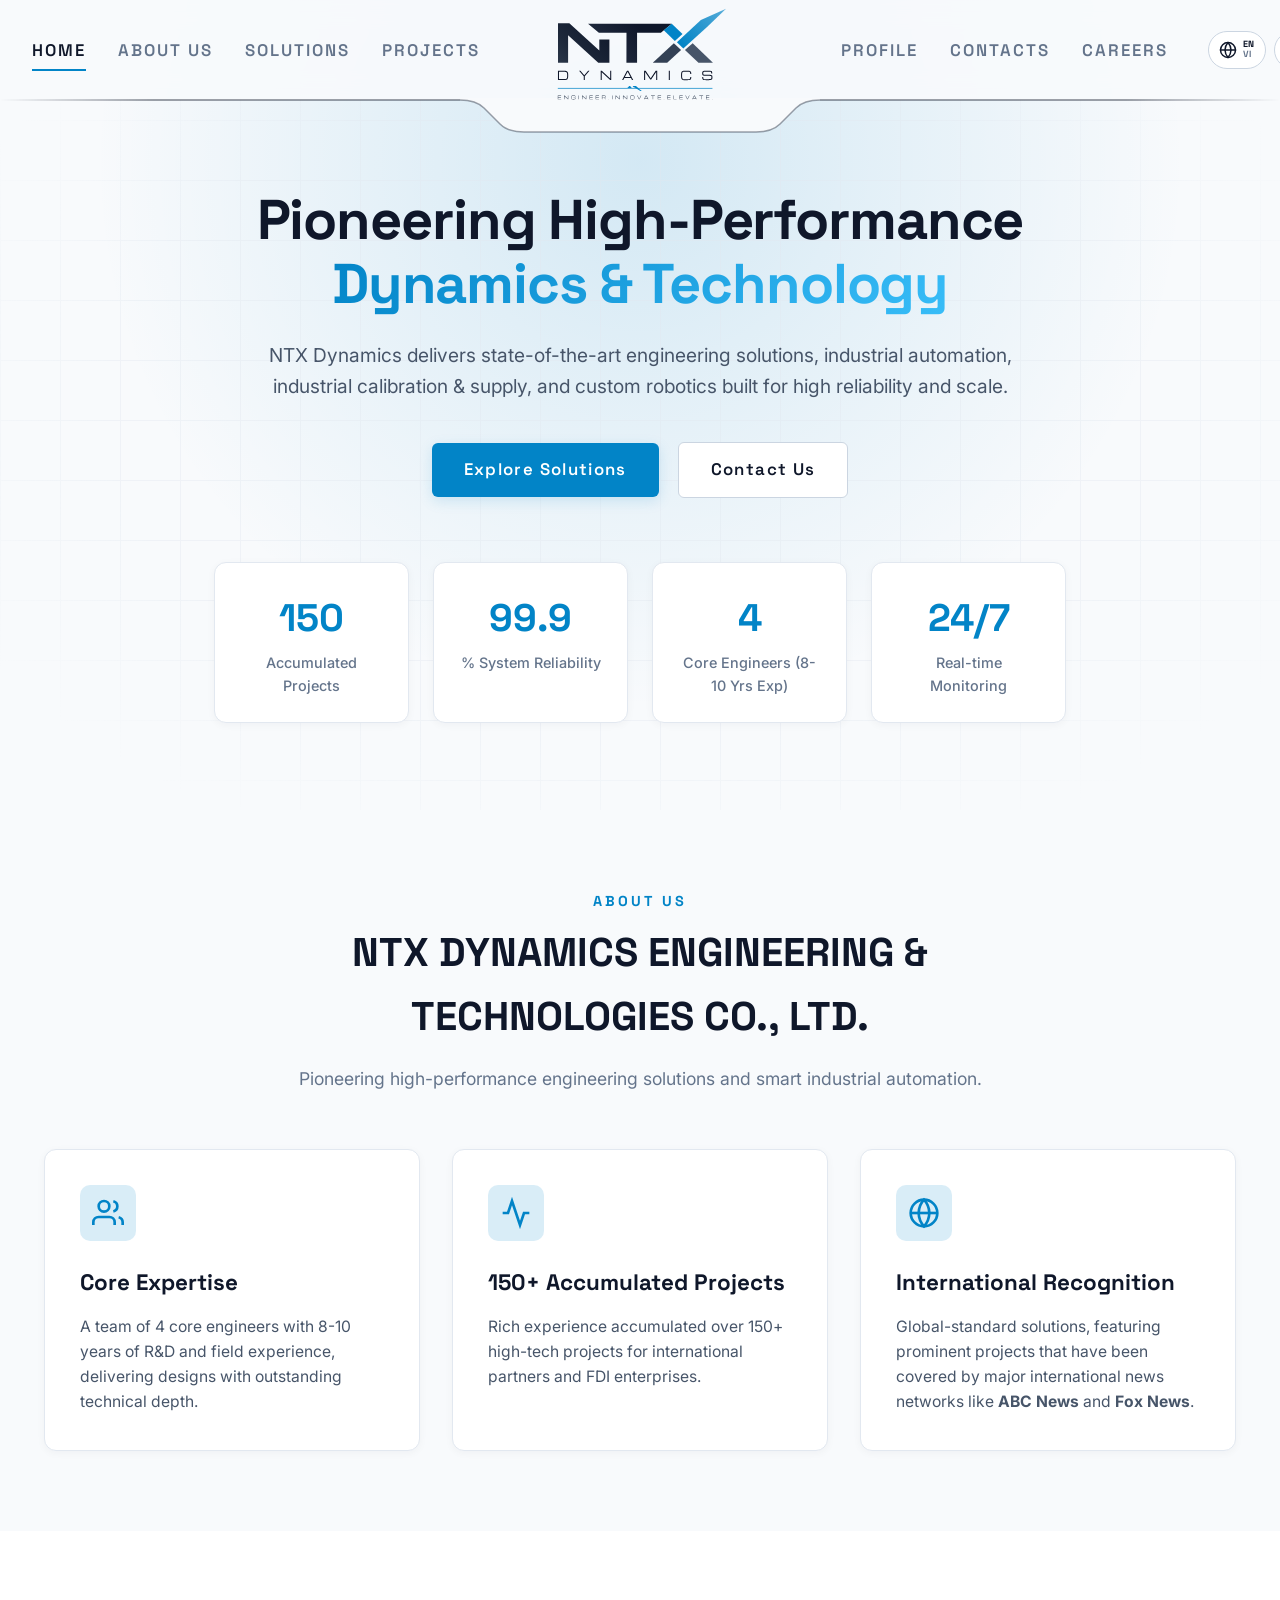
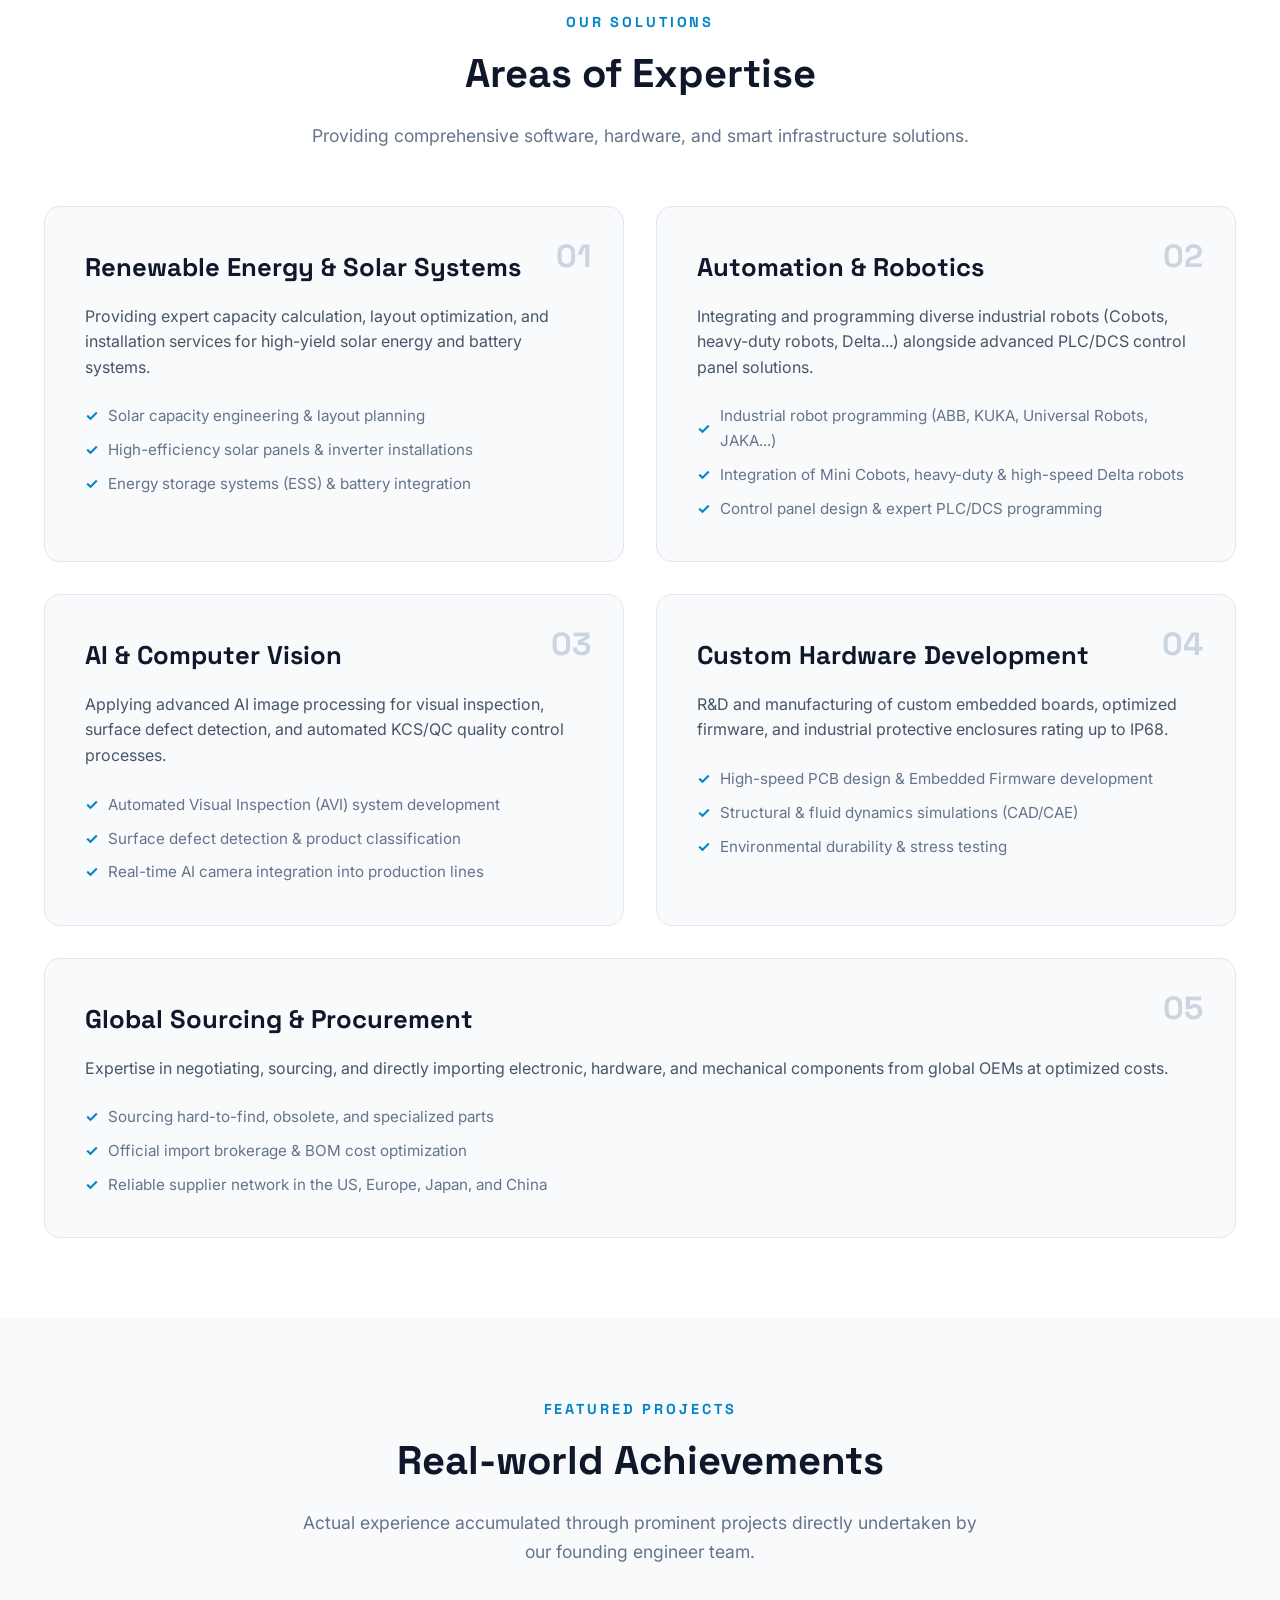
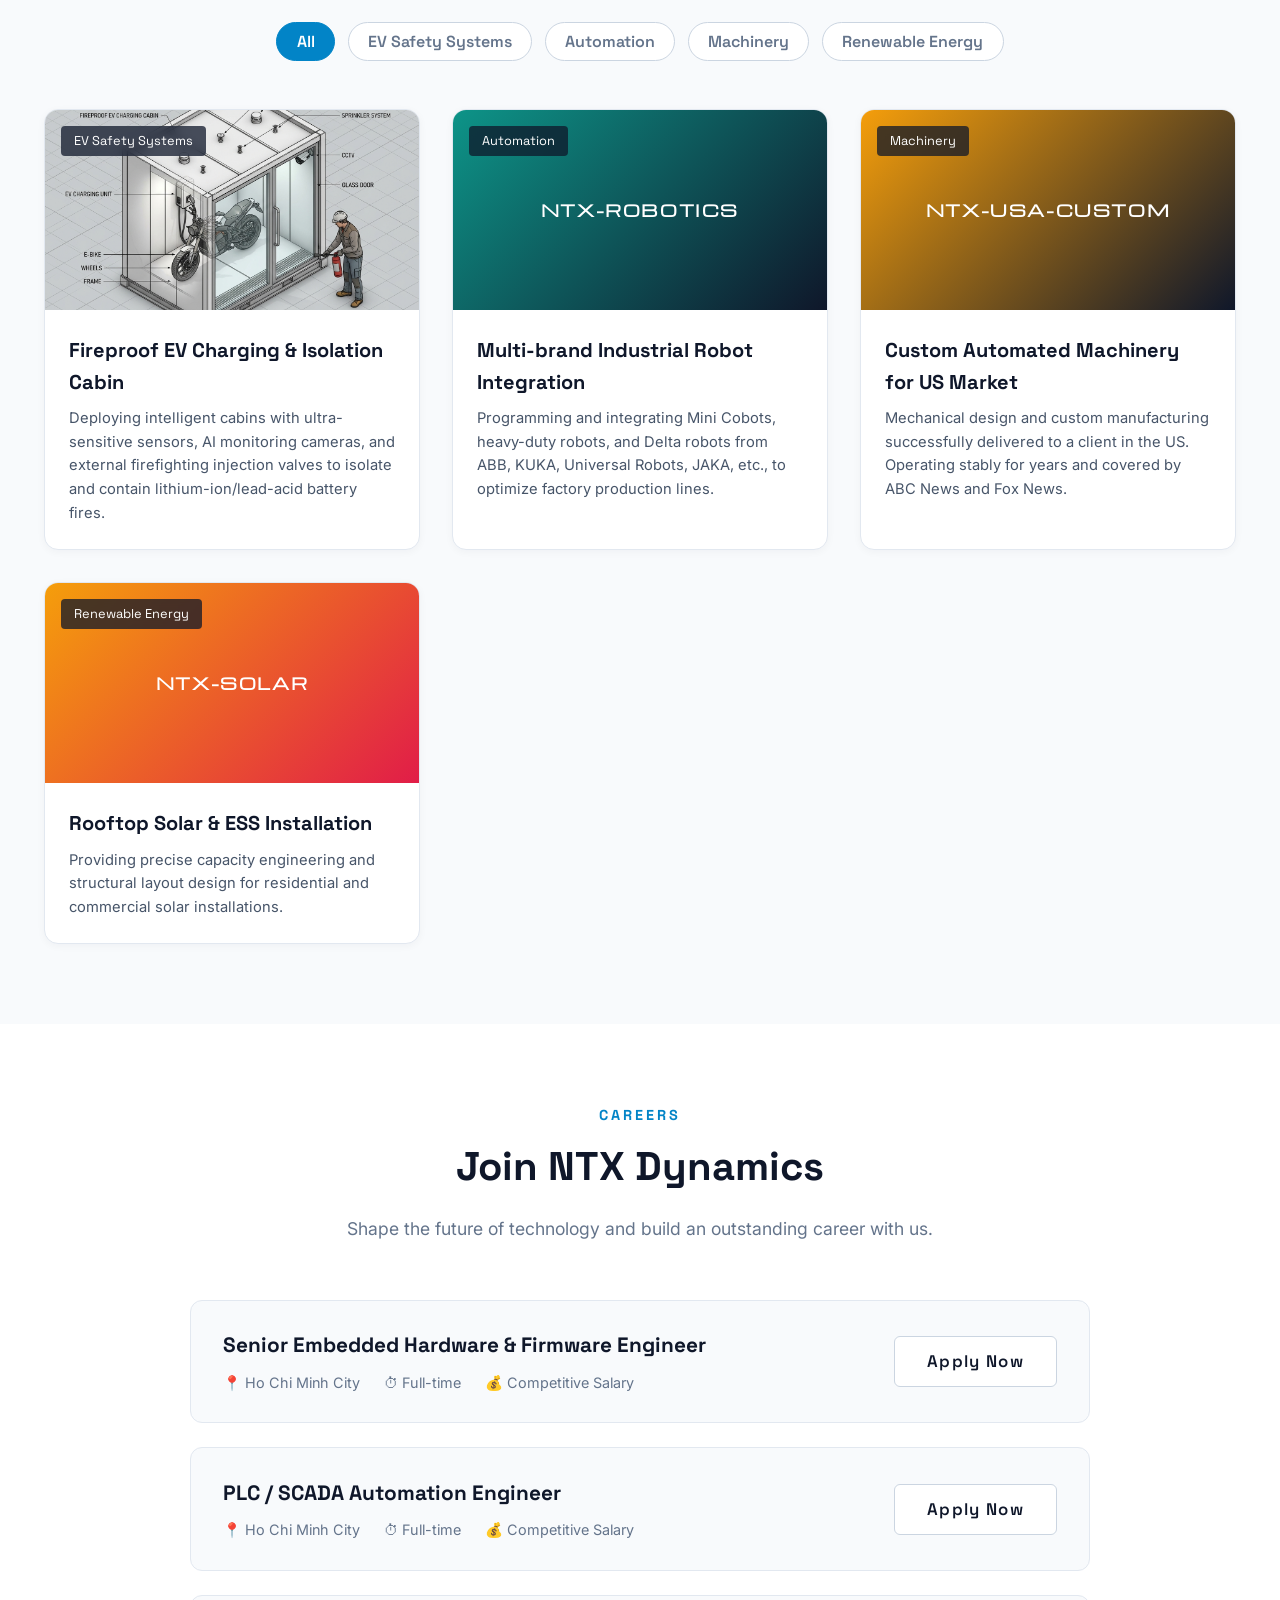
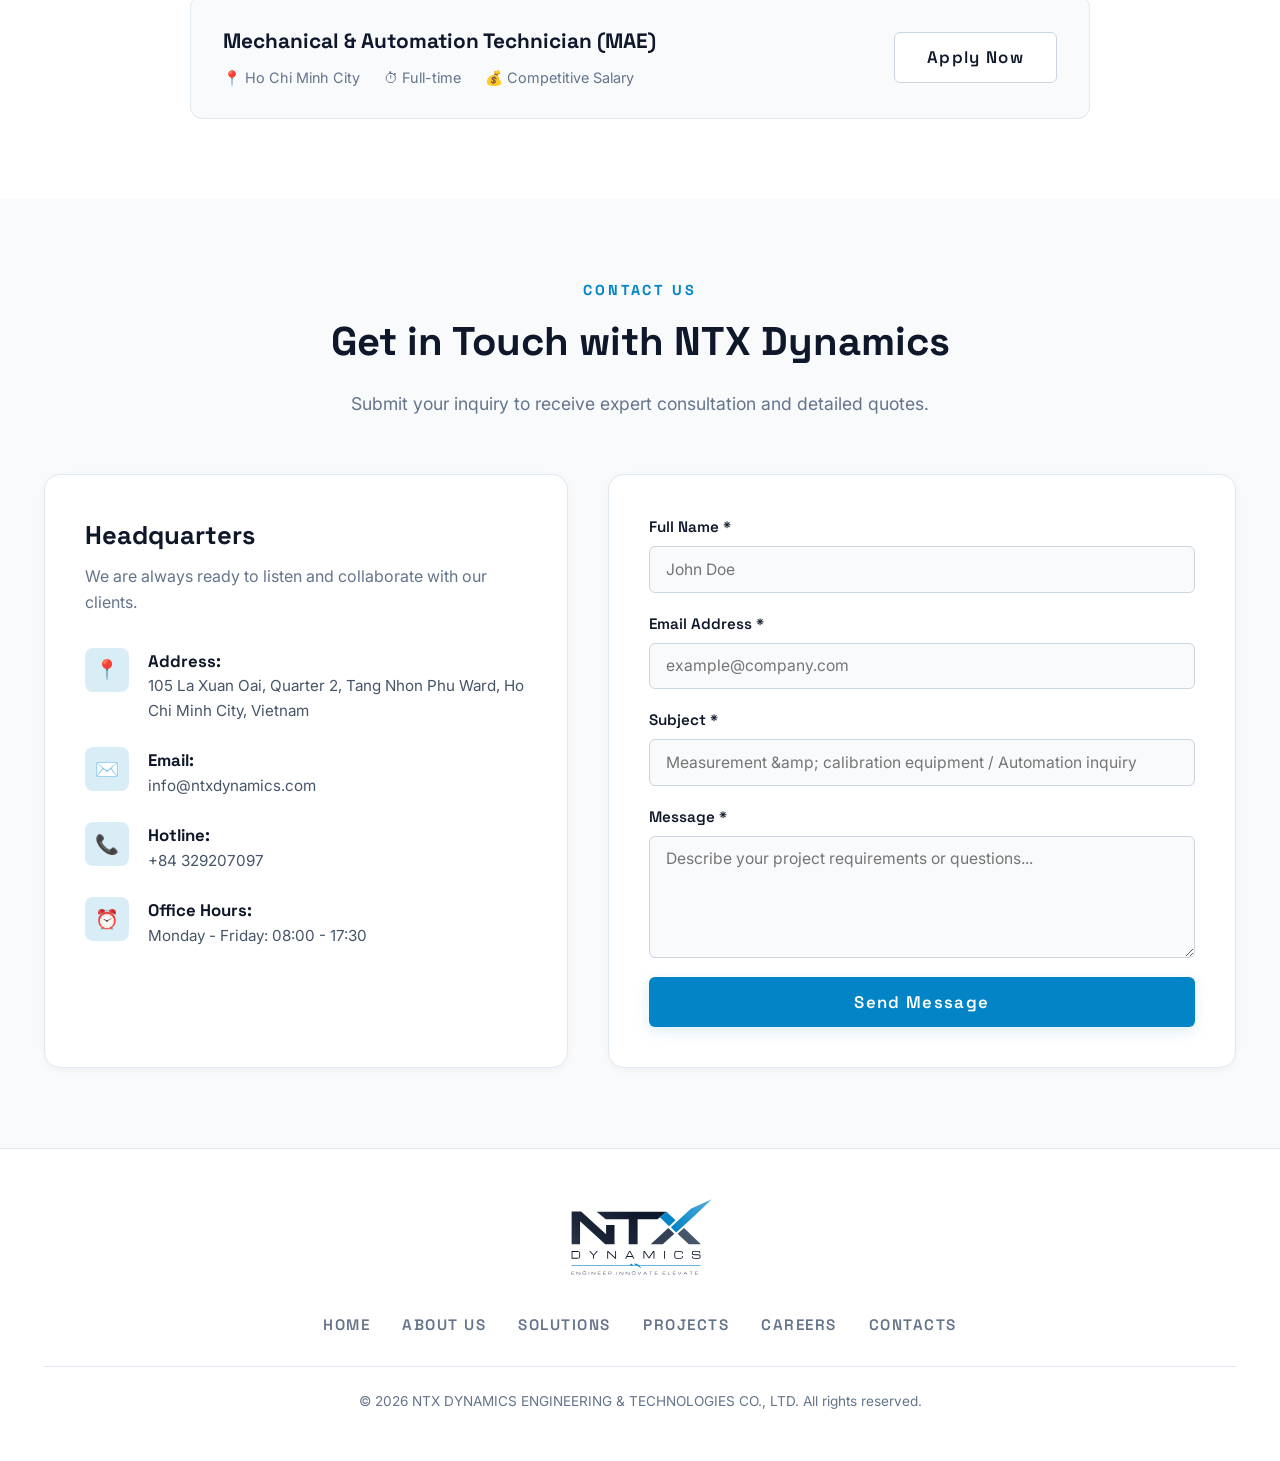
<file: index.html>
<!DOCTYPE html>
<html lang="vi">
<head>
  <meta charset="UTF-8" />
  <meta name="viewport" content="width=device-width, initial-scale=1.0" />
  <title>NTX Dynamics | Engineer. Innovate. Elevate.</title>
  <meta name="description" content="NTX Dynamics - Leading provider of industrial engineering, calibration and measurement equipment supply, AI automation, and advanced tech dynamics." />
  <!-- Google Fonts -->
  <link rel="preconnect" href="https://fonts.googleapis.com">
  <link rel="preconnect" href="https://fonts.gstatic.com" crossorigin>
  <link href="https://fonts.googleapis.com/css2?family=Inter:wght@300;400;500;600;700&family=Michroma&family=Space+Grotesk:wght@500;600;700&display=swap" rel="stylesheet">
  <link rel="stylesheet" href="styles.css" />
  <link rel="icon" type="image/svg+xml" href="favicon.svg" />
</head>
<body class="light-theme">

  <!-- TOP NOTCHED HEADER NAVIGATION -->
  <header class="site-header" id="site-header">
    <div class="header-inner">
      <nav class="nav-group nav-left">
        <a href="#home" class="nav-link active" data-i18n="nav_home">HOME</a>
        <a href="#about" class="nav-link" data-i18n="nav_about">ABOUT US</a>
        <a href="#solutions" class="nav-link" data-i18n="nav_solutions">SOLUTIONS</a>
        <a href="#projects" class="nav-link" data-i18n="nav_projects">PROJECTS</a>
      </nav>

      <div class="header-center-spacer"></div>

      <div class="notch-center-container">
        <div class="notch-frame">
          <a href="#home" class="notch-logo-link" title="NTX Dynamics">
            <img src="logo-light.svg" alt="NTX Dynamics Logo" id="header-logo" class="header-logo" />
          </a>
        </div>
      </div>

      <nav class="nav-group nav-right">
        <a href="profile.html" class="nav-link" data-i18n="nav_profile">PROFILE</a>
        <a href="#contacts" class="nav-link" data-i18n="nav_contacts">CONTACTS</a>
        <a href="#careers" class="nav-link" data-i18n="nav_careers">CAREERS</a>
      </nav>

      <!-- HEADER ACTIONS (LANG, THEME, MOBILE MENU) -->
      <div class="header-actions">
        <!-- LANGUAGE SWITCHER -->
        <button id="lang-toggle" class="lang-toggle-btn" title="Switch Language / Chọn ngôn ngữ">
          <svg class="globe-icon" viewBox="0 0 24 24" width="18" height="18" fill="none" stroke="currentColor" stroke-width="2" stroke-linecap="round" stroke-linejoin="round">
            <circle cx="12" cy="12" r="10"></circle>
            <line x1="2" y1="12" x2="22" y2="12"></line>
            <path d="M12 2a15.3 15.3 0 0 1 4 10 15.3 15.3 0 0 1-4 10 15.3 15.3 0 0 1-4-10 15.3 15.3 0 0 1 4-10z"></path>
          </svg>
          <div class="lang-text-stack">
            <span class="lang-en active">EN</span>
            <span class="lang-vi">VI</span>
          </div>
        </button>

        <!-- THEME TOGGLE -->
        <button id="theme-toggle" class="theme-toggle-btn" title="Toggle light/dark mode">
          <svg class="sun-icon" viewBox="0 0 24 24" width="18" height="18" fill="none" stroke="currentColor" stroke-width="2"><circle cx="12" cy="12" r="5"></circle><path d="M12 1v2M12 21v2M4.22 4.22l1.42 1.42M18.36 18.36l1.42 1.42M1 12h2M21 12h2M4.22 19.78l1.42-1.42M18.36 5.64l1.42-1.42"></path></svg>
          <svg class="moon-icon" viewBox="0 0 24 24" width="18" height="18" fill="none" stroke="currentColor" stroke-width="2"><path d="M21 12.79A9 9 0 1 1 11.21 3 7 7 0 0 0 21 12.79z"></path></svg>
        </button>

        <button id="mobile-menu-btn" class="mobile-menu-btn" aria-label="Open Navigation Menu">
          <span></span><span></span><span></span>
        </button>
      </div>
    </div>

    <!-- HEADER NOTCH BORDER LINE (45° SLOPES, ROUNDED CORNERS, FADED EDGES) -->
    <div class="header-notch-line-wrapper">
      <div class="notch-line-left"></div>
      <svg class="header-notch-svg" viewBox="0 0 360 36">
        <path class="header-notch-fill" d="M 0,0 L 360,0 L 360,2 Q 344,2 336,10 L 320,26 Q 312,34 296,34 L 64,34 Q 48,34 40,26 L 24,10 Q 16,2 0,2 Z" />
        <path class="header-notch-path" d="M 0,2 Q 16,2 24,10 L 40,26 Q 48,34 64,34 L 296,34 Q 312,34 320,26 L 336,10 Q 344,2 360,2" />
      </svg>
      <div class="notch-line-right"></div>
    </div>
  </header>

  <!-- MOBILE NAVIGATION DRAWER -->
  <div class="mobile-nav-overlay" id="mobile-nav-overlay"></div>
  <div class="mobile-nav-drawer" id="mobile-nav-drawer">
    <div class="mobile-drawer-header">
      <img src="logo-light.svg" alt="NTX Dynamics Logo" class="mobile-logo" id="mobile-logo" />
      <button class="mobile-close-btn" id="mobile-close-btn">&times;</button>
    </div>
    <ul class="mobile-nav-links">
      <li><a href="#home" class="mobile-link active" data-i18n="nav_home">HOME</a></li>
      <li><a href="#about" class="mobile-link" data-i18n="nav_about">ABOUT US</a></li>
      <li><a href="#solutions" class="mobile-link" data-i18n="nav_solutions">SOLUTIONS</a></li>
      <li><a href="#projects" class="mobile-link" data-i18n="nav_projects">PROJECTS</a></li>
      <li><a href="profile.html" class="mobile-link" data-i18n="nav_profile">PROFILE</a></li>
      <li><a href="#contacts" class="mobile-link" data-i18n="nav_contacts">CONTACTS</a></li>
      <li><a href="#careers" class="mobile-link" data-i18n="nav_careers">CAREERS</a></li>
    </ul>
    

  </div>

  <!-- MAIN CONTENT -->
  <main>
    <!-- HERO SECTION -->
    <section id="home" class="hero-section">
      <div class="hero-bg-grid"></div>
      <div class="hero-glow"></div>
      <div class="container hero-container">
        <h1 class="hero-title" data-i18n="hero_title">Pioneering High-Performance <span class="accent-text">Dynamics & Technology</span></h1>
        <p class="hero-subtitle" data-i18n="hero_subtitle">
          NTX Dynamics delivers state-of-the-art engineering solutions, industrial automation, industrial calibration & supply, and custom robotics built for high reliability and scale.
        </p>

        <div class="hero-actions">
          <a href="#solutions" class="btn btn-primary" data-i18n="btn_explore">Explore Solutions</a>
          <a href="#contacts" class="btn btn-outline" data-i18n="btn_contact">Contact Us</a>
        </div>

        <!-- METRICS COUNTER BAR -->
        <div class="metrics-grid">
          <div class="metric-card">
            <div class="metric-number" data-target="150">0</div>
            <div class="metric-label" data-i18n="metric_projects">Accumulated Projects</div>
          </div>
          <div class="metric-card">
            <div class="metric-number" data-target="99.9">0</div>
            <div class="metric-label" data-i18n="metric_reliability">% System Reliability</div>
          </div>
          <div class="metric-card">
            <div class="metric-number" data-target="4">0</div>
            <div class="metric-label" data-i18n="metric_engineers">Core Engineers (8-10 Yrs Exp)</div>
          </div>
          <div class="metric-card">
            <div class="metric-number" data-target="24" data-suffix="/7">0</div>
            <div class="metric-label" data-i18n="metric_monitoring">Real-time Monitoring</div>
          </div>
        </div>
      </div>
    </section>

    <!-- ABOUT US SECTION -->
    <section id="about" class="about-section">
      <div class="container">
        <div class="section-header">
          <span class="section-tag" data-i18n="tag_about">ABOUT US</span>
          <h2 class="section-title" data-i18n="title_about">NTX DYNAMICS ENGINEERING &amp; TECHNOLOGIES CO., LTD.</h2>
          <p class="section-desc" data-i18n="desc_about">Pioneering high-performance engineering solutions and smart industrial automation.</p>
        </div>

        <div class="about-grid">
          <div class="about-card">
            <div class="about-icon">
              <svg viewBox="0 0 24 24" width="32" height="32" fill="none" stroke="currentColor" stroke-width="2"><path d="M17 21v-2a4 4 0 0 0-4-4H5a4 4 0 0 0-4 4v2"></path><circle cx="9" cy="7" r="4"></circle><path d="M23 21v-2a4 4 0 0 0-3-3.87"></path><path d="M16 3.13a4 4 0 0 1 0 7.75"></path></svg>
            </div>
            <h3 data-i18n="about_card1_title">Core Expertise</h3>
            <p data-i18n="about_card1_desc">A team of 5 core engineers with 8-10 years of R&D and field experience, delivering designs with outstanding technical depth.</p>
          </div>

          <div class="about-card">
            <div class="about-icon">
              <svg viewBox="0 0 24 24" width="32" height="32" fill="none" stroke="currentColor" stroke-width="2"><polyline points="22 12 18 12 15 21 9 3 6 12 2 12"></polyline></svg>
            </div>
            <h3 data-i18n="about_card2_title">150+ Accumulated Projects</h3>
            <p data-i18n="about_card2_desc">Rich experience accumulated over 150+ high-tech projects for international partners and FDI enterprises.</p>
          </div>

          <div class="about-card">
            <div class="about-icon">
              <svg viewBox="0 0 24 24" width="32" height="32" fill="none" stroke="currentColor" stroke-width="2"><circle cx="12" cy="12" r="10"></circle><line x1="2" y1="12" x2="22" y2="12"></line><path d="M12 2a15.3 15.3 0 0 1 4 10 15.3 15.3 0 0 1-4 10 15.3 15.3 0 0 1-4-10 15.3 15.3 0 0 1 4-10z"></path></svg>
            </div>
            <h3 data-i18n="about_card3_title">International Recognition</h3>
            <p data-i18n="about_card3_desc">Global-standard solutions, featuring prominent projects that have been covered by major international news networks like <strong>ABC News</strong> and <strong>Fox News</strong>.</p>
          </div>
        </div>
      </div>
    </section>

    <!-- SOLUTIONS SECTION -->
    <section id="solutions" class="solutions-section">
      <div class="container">
        <div class="section-header">
          <span class="section-tag" data-i18n="tag_solutions">OUR SOLUTIONS</span>
          <h2 class="section-title" data-i18n="title_solutions">Areas of Expertise</h2>
          <p class="section-desc" data-i18n="desc_solutions">Providing comprehensive software, hardware, and smart infrastructure solutions.</p>
        </div>

        <div class="solutions-grid">
          <div class="solution-card">
            <div class="solution-badge">01</div>
            <h3 data-i18n="sol1_title">Renewable Energy &amp; Solar Systems</h3>
            <p data-i18n="sol1_desc">Providing expert capacity calculation, layout optimization, and installation services for high-yield solar energy and battery systems.</p>
            <ul class="solution-list">
              <li data-i18n="sol1_li1">Solar capacity engineering &amp; layout planning</li>
              <li data-i18n="sol1_li2">High-efficiency solar panels &amp; inverter installations</li>
              <li data-i18n="sol1_li3">Energy storage systems (ESS) &amp; battery integration</li>
            </ul>
          </div>

          <div class="solution-card">
            <div class="solution-badge">02</div>
            <h3 data-i18n="sol2_title">Automation &amp; Robotics</h3>
            <p data-i18n="sol2_desc">Integrating and programming diverse industrial robots (Cobots, heavy-duty robots, Delta...) alongside advanced PLC/DCS control panel solutions.</p>
            <ul class="solution-list">
              <li data-i18n="sol2_li1">Industrial robot programming (ABB, KUKA, Universal Robots, JAKA...)</li>
              <li data-i18n="sol2_li2">Integration of Mini Cobots, heavy-duty &amp; high-speed Delta robots</li>
              <li data-i18n="sol2_li3">Control panel design &amp; expert PLC/DCS programming</li>
            </ul>
          </div>

          <div class="solution-card">
            <div class="solution-badge">03</div>
            <h3 data-i18n="sol3_title">AI &amp; Computer Vision</h3>
            <p data-i18n="sol3_desc">Applying advanced AI image processing for visual inspection, surface defect detection, and automated KCS/QC quality control processes.</p>
            <ul class="solution-list">
              <li data-i18n="sol3_li1">Automated Visual Inspection (AVI) system development</li>
              <li data-i18n="sol3_li2">Surface defect detection &amp; product classification</li>
              <li data-i18n="sol3_li3">Real-time AI camera integration into production lines</li>
            </ul>
          </div>

          <div class="solution-card">
            <div class="solution-badge">04</div>
            <h3 data-i18n="sol4_title">Custom Hardware Development</h3>
            <p data-i18n="sol4_desc">R&amp;D and manufacturing of custom embedded boards, optimized firmware, and industrial protective enclosures rating up to IP68.</p>
            <ul class="solution-list">
              <li data-i18n="sol4_li1">High-speed PCB design &amp; Embedded Firmware development</li>
              <li data-i18n="sol4_li2">Structural &amp; fluid dynamics simulations (CAD/CAE)</li>
              <li data-i18n="sol4_li3">Environmental durability &amp; stress testing</li>
            </ul>
          </div>

          <div class="solution-card full-width">
            <div class="solution-badge">05</div>
            <h3 data-i18n="sol5_title">Global Sourcing &amp; Procurement</h3>
            <p data-i18n="sol5_desc">Expertise in negotiating, sourcing, and directly importing electronic, hardware, and mechanical components from global OEMs at optimized costs.</p>
            <ul class="solution-list">
              <li data-i18n="sol5_li1">Sourcing hard-to-find, obsolete, and specialized parts</li>
              <li data-i18n="sol5_li2">Official import brokerage &amp; BOM cost optimization</li>
              <li data-i18n="sol5_li3">Reliable supplier network in the US, Europe, Japan, and China</li>
            </ul>
          </div>
        </div>
      </div>
    </section>

    <!-- PROJECTS SECTION -->
    <section id="projects" class="projects-section">
      <div class="container">
        <div class="section-header">
          <span class="section-tag" data-i18n="tag_projects">FEATURED PROJECTS</span>
          <h2 class="section-title" data-i18n="title_projects">Real-world Achievements</h2>
          <p class="section-desc" data-i18n="desc_projects">Actual experience accumulated through prominent projects directly undertaken by our founding engineer team.</p>
        </div>

        <!-- Filter Controls -->
        <div class="project-filters">
          <button class="filter-btn active" data-filter="all" data-i18n="filter_all">All</button>
          <button class="filter-btn" data-filter="safety" data-i18n="filter_safety">EV Safety Systems</button>
          <button class="filter-btn" data-filter="automation" data-i18n="filter_automation">Automation</button>
          <button class="filter-btn" data-filter="machinery" data-i18n="filter_machinery">Machinery</button>
          <button class="filter-btn" data-filter="energy" data-i18n="filter_energy">Renewable Energy</button>
        </div>

        <div class="projects-grid">
          <div class="project-card" data-category="safety">
            <div class="project-img-box">
              <img src="ev_charging_cabin.jpg" alt="Fireproof EV Charging Cabin" style="width: 100%; height: 100%; object-fit: cover; display: block;" />
              <span class="project-category" data-i18n="filter_safety">EV Safety Systems</span>
            </div>
            <div class="project-content">
              <h3 data-i18n="proj1_title">Fireproof EV Charging &amp; Isolation Cabin</h3>
              <p data-i18n="proj1_desc">Deploying intelligent cabins with ultra-sensitive sensors, AI monitoring cameras, and external firefighting injection valves to isolate and contain lithium-ion/lead-acid battery fires.</p>
            </div>
          </div>

          <div class="project-card" data-category="automation">
            <div class="project-img-box">
              <div class="project-img-placeholder auto-bg">
                <span>NTX-ROBOTICS</span>
              </div>
              <span class="project-category" data-i18n="filter_automation">Automation</span>
            </div>
            <div class="project-content">
              <h3 data-i18n="proj2_title">Multi-brand Industrial Robot Integration</h3>
              <p data-i18n="proj2_desc">Programming and integrating Mini Cobots, heavy-duty robots, and Delta robots from ABB, KUKA, Universal Robots, JAKA, etc., to optimize factory production lines.</p>
            </div>
          </div>

          <div class="project-card" data-category="machinery">
            <div class="project-img-box">
              <div class="project-img-placeholder machine-bg">
                <span>NTX-USA-CUSTOM</span>
              </div>
              <span class="project-category" data-i18n="filter_machinery">Machinery</span>
            </div>
            <div class="project-content">
              <h3 data-i18n="proj3_title">Custom Automated Machinery for US Market</h3>
              <p data-i18n="proj3_desc">Mechanical design and custom manufacturing successfully delivered to a client in the US. Operating stably for years and covered by ABC News and Fox News.</p>
            </div>
          </div>

          <div class="project-card" data-category="energy">
            <div class="project-img-box">
              <div class="project-img-placeholder energy-bg">
                <span>NTX-SOLAR</span>
              </div>
              <span class="project-category" data-i18n="filter_energy">Renewable Energy</span>
            </div>
            <div class="project-content">
              <h3 data-i18n="proj4_title">Rooftop Solar &amp; ESS Installation</h3>
              <p data-i18n="proj4_desc">Providing precise capacity engineering and structural layout design for residential and commercial solar installations.</p>
            </div>
          </div>
        </div>
      </div>
    </section>

    <!-- CAREERS SECTION -->
    <section id="careers" class="careers-section">
      <div class="container">
        <div class="section-header">
          <span class="section-tag" data-i18n="tag_careers">CAREERS</span>
          <h2 class="section-title" data-i18n="title_careers">Join NTX Dynamics</h2>
          <p class="section-desc" data-i18n="desc_careers">Shape the future of technology and build an outstanding career with us.</p>
        </div>

        <div class="jobs-list">
          <div class="job-card">
            <div class="job-info">
              <h3 data-i18n="job1_title">Senior Embedded Hardware &amp; Firmware Engineer</h3>
              <div class="job-meta">
                <span data-i18n="job1_city">📍 Ho Chi Minh City</span>
                <span data-i18n="job1_type">⏱ Full-time</span>
                <span data-i18n="job1_salary">💰 Competitive Salary</span>
              </div>
            </div>
            <button class="btn btn-outline apply-btn" data-job="Senior Embedded Engineer" data-i18n="btn_apply">Apply Now</button>
          </div>

          <div class="job-card">
            <div class="job-info">
              <h3 data-i18n="job2_title">PLC / SCADA Automation Engineer</h3>
              <div class="job-meta">
                <span data-i18n="job2_city">📍 Ho Chi Minh City</span>
                <span data-i18n="job2_type">⏱ Full-time</span>
                <span data-i18n="job2_salary">💰 Competitive Salary</span>
              </div>
            </div>
            <button class="btn btn-outline apply-btn" data-job="PLC/SCADA Automation Engineer" data-i18n="btn_apply">Apply Now</button>
          </div>

          <div class="job-card">
            <div class="job-info">
              <h3 data-i18n="job3_title">Mechanical &amp; Automation Technician (MAE)</h3>
              <div class="job-meta">
                <span data-i18n="job3_city">📍 Ho Chi Minh City</span>
                <span data-i18n="job3_type">⏱ Full-time</span>
                <span data-i18n="job3_salary">💰 Competitive Salary</span>
              </div>
            </div>
            <button class="btn btn-outline apply-btn" data-job="MAE Technician" data-i18n="btn_apply">Apply Now</button>
          </div>
        </div>
      </div>
    </section>

    <!-- CONTACTS SECTION -->
    <section id="contacts" class="contacts-section">
      <div class="container">
        <div class="section-header">
          <span class="section-tag" data-i18n="tag_contacts">CONTACT US</span>
          <h2 class="section-title" data-i18n="title_contacts">Get in Touch with NTX Dynamics</h2>
          <p class="section-desc" data-i18n="desc_contacts">Submit your inquiry to receive expert consultation and detailed quotes.</p>
        </div>

        <div class="contacts-grid">
          <div class="contact-info-card">
            <h3 data-i18n="contacts_hq">Headquarters</h3>
            <p class="contact-sub" data-i18n="contacts_sub">We are always ready to listen and collaborate with our clients.</p>

            <div class="info-item">
              <div class="info-icon">📍</div>
              <div>
                <strong data-i18n="contacts_address_label">Address:</strong>
                <p data-i18n="contacts_address">105 La Xuan Oai, Quarter 2, Tang Nhon Phu Ward, Ho Chi Minh City, Vietnam</p>
              </div>
            </div>

            <div class="info-item">
              <div class="info-icon">✉️</div>
              <div>
                <strong data-i18n="contacts_email_label">Email:</strong>
                <p>info@ntxdynamics.com</p>
              </div>
            </div>

            <div class="info-item">
              <div class="info-icon">📞</div>
              <div>
                <strong data-i18n="contacts_hotline_label">Hotline:</strong>
                <p>+84 329207097</p>
              </div>
            </div>

            <div class="info-item">
              <div class="info-icon">⏰</div>
              <div>
                <strong data-i18n="contacts_hours_label">Office Hours:</strong>
                <p data-i18n="contacts_hours">Monday - Friday: 08:00 - 17:30</p>
              </div>
            </div>
          </div>

          <div class="contact-form-card">
            <form id="contact-form" class="contact-form">
              <div class="form-group">
                <label for="name" data-i18n="form_name">Full Name *</label>
                <input type="text" id="name" required placeholder="John Doe" data-i18n="form_name_ph" />
              </div>

              <div class="form-group">
                <label for="email" data-i18n="form_email">Email Address *</label>
                <input type="email" id="email" required placeholder="example@company.com" />
              </div>

              <div class="form-group">
                <label for="subject" data-i18n="form_subject">Subject *</label>
                <input type="text" id="subject" required placeholder="Measurement &amp; calibration equipment / Automation inquiry" data-i18n="form_subject_ph" />
              </div>

              <div class="form-group">
                <label for="message" data-i18n="form_message">Message *</label>
                <textarea id="message" rows="5" required placeholder="Describe your project requirements or questions..." data-i18n="form_message_ph"></textarea>
              </div>

              <button type="submit" class="btn btn-primary btn-block" id="form-submit-btn" data-i18n="btn_send">Send Message</button>
              <div id="form-response" class="form-response"></div>
            </form>
          </div>
        </div>
      </div>
    </section>
  </main>

  <!-- FOOTER -->
  <footer class="site-footer">
    <div class="container footer-container">
      <div class="footer-brand">
        <img src="logo-light.svg" alt="NTX Dynamics Logo" class="footer-logo" id="footer-logo" />
      </div>

      <div class="footer-links">
        <a href="#home">HOME</a>
        <a href="#about">ABOUT US</a>
        <a href="#solutions">SOLUTIONS</a>
        <a href="#projects">PROJECTS</a>
        <a href="#careers">CAREERS</a>
        <a href="#contacts">CONTACTS</a>
      </div>

      <div class="footer-copy" data-i18n="footer_copy">
        &copy; 2026 NTX DYNAMICS ENGINEERING &amp; TECHNOLOGIES CO., LTD. All rights reserved.
      </div>
    </div>
  </footer>

  <!-- APPLICATION MODAL -->
  <div class="modal-backdrop" id="job-modal">
    <div class="modal-box">
      <button class="modal-close" id="modal-close-btn">&times;</button>
      <h3 class="modal-title" data-i18n="modal_title">Apply for <span id="modal-job-title" class="accent-text"></span></h3>
      <p class="modal-sub" data-i18n="modal_sub">Please fill out the form below to submit your application directly to NTX Dynamics HR.</p>
      
      <form id="job-form" class="modal-form">
        <div class="form-group">
          <label data-i18n="modal_name">Full Name *</label>
          <input type="text" required placeholder="Enter your full name" data-i18n="modal_name_ph" />
        </div>
        <div class="form-group">
          <label data-i18n="modal_phone">Phone Number *</label>
          <input type="tel" required placeholder="0901234567" />
        </div>
        <div class="form-group">
          <label data-i18n="modal_email">Email Address *</label>
          <input type="email" required placeholder="email@example.com" />
        </div>
        <div class="form-group">
          <label data-i18n="modal_cv">CV / LinkedIn Link (optional)</label>
          <input type="url" placeholder="https://linkedin.com/in/..." />
        </div>
        <button type="submit" class="btn btn-primary btn-block" data-i18n="btn_submit_app">Submit Application</button>
      </form>
    </div>
  </div>

  <script src="script.js"></script>
</body>
</html>
</file>
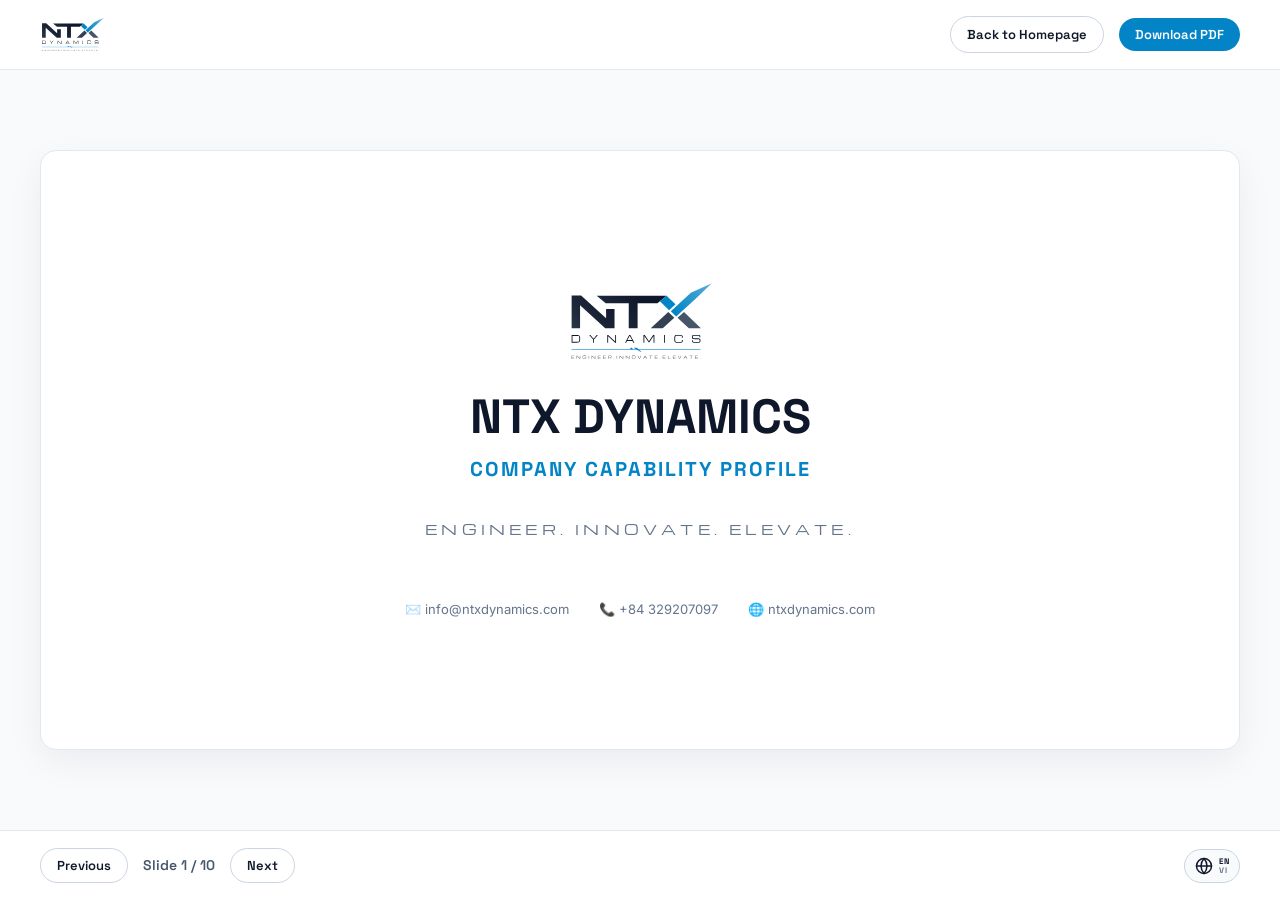
<file: profile.html>
<!DOCTYPE html>
<html lang="en">
<head>
  <meta charset="UTF-8">
  <meta name="viewport" content="width=device-width, initial-scale=1.0">
  <title>Company Profile - NTX Dynamics</title>
  
  <!-- Google Fonts -->
  <link rel="preconnect" href="https://fonts.googleapis.com">
  <link rel="preconnect" href="https://fonts.gstatic.com" crossorigin>
  <link href="https://fonts.googleapis.com/css2?family=Inter:wght@400;500;600;700&family=Space+Grotesk:wght@500;700&family=Michroma&display=swap" rel="stylesheet">
  <link rel="icon" type="image/svg+xml" href="favicon.svg" />
  
  <style>
    /* CSS RESET & VARIABLES */
    :root {
      --bg-primary: #f8fafc;
      --bg-secondary: #ffffff;
      --bg-card: #ffffff;
      --text-primary: #0f172a;
      --text-secondary: #475569;
      --text-muted: #64748b;
      --accent-blue: #0284c7;
      --accent-blue-hover: #0369a1;
      --border-color: #cbd5e1;
      --border-light: #e2e8f0;
      
      --font-main: 'Inter', sans-serif;
      --font-header: 'Space Grotesk', sans-serif;
      --font-logo: 'Michroma', sans-serif;
      
      --transition-fast: 0.2s ease;
      --transition-normal: 0.3s ease;
    }

    * {
      margin: 0;
      padding: 0;
      box-sizing: border-box;
    }

    html, body {
      width: 100%;
      height: 100%;
      font-family: var(--font-main);
      background-color: var(--bg-primary);
      color: var(--text-primary);
      overflow: hidden;
      line-height: 1.5;
    }

    /* PRESENTATION LAYOUT */
    .presentation-container {
      display: flex;
      flex-direction: column;
      width: 100vw;
      height: 100vh;
      justify-content: space-between;
      position: relative;
    }

    /* HEADER */
    .profile-header {
      display: flex;
      justify-content: space-between;
      align-items: center;
      padding: 20px 40px;
      background: var(--bg-secondary);
      border-bottom: 1px solid var(--border-light);
      height: 70px;
    }

    .brand-logo {
      display: flex;
      align-items: center;
      gap: 10px;
      text-decoration: none;
      color: var(--text-primary);
      font-family: var(--font-logo);
      font-size: 16px;
      font-weight: bold;
    }

    .brand-logo img {
      height: 35px;
      width: auto;
    }

    .nav-actions {
      display: flex;
      align-items: center;
      gap: 15px;
    }

    .btn {
      display: inline-flex;
      align-items: center;
      justify-content: center;
      padding: 8px 16px;
      border-radius: 20px;
      font-family: var(--font-header);
      font-size: 13px;
      font-weight: 600;
      cursor: pointer;
      transition: all var(--transition-fast);
      text-decoration: none;
    }

    .btn-outline {
      border: 1px solid var(--border-color);
      background: transparent;
      color: var(--text-primary);
    }

    .btn-outline:hover {
      border-color: var(--accent-blue);
      color: var(--accent-blue);
    }

    .btn-primary {
      background: var(--accent-blue);
      color: #ffffff;
      border: none;
    }

    .btn-primary:hover {
      background: var(--accent-blue-hover);
    }

    /* SLIDES WRAPPER */
    .slides-viewport {
      flex-grow: 1;
      display: flex;
      align-items: center;
      justify-content: center;
      position: relative;
      overflow: hidden;
      padding: 20px;
    }

    .slide {
      position: absolute;
      width: 95%;
      max-width: 1200px;
      height: 90%;
      max-height: 600px;
      background: var(--bg-secondary);
      border-radius: 16px;
      box-shadow: 0 12px 36px rgba(15, 23, 42, 0.06);
      border: 1px solid var(--border-light);
      padding: 40px;
      opacity: 0;
      transform: translateX(60px);
      pointer-events: none;
      transition: all 0.4s cubic-bezier(0.25, 1, 0.5, 1);
      display: flex;
      flex-direction: column;
      justify-content: space-between;
    }

    .slide.active {
      opacity: 1;
      transform: translateX(0);
      pointer-events: auto;
    }

    /* SLIDE INNER STRUCTURE */
    .slide-header {
      border-bottom: 2px solid var(--border-light);
      padding-bottom: 15px;
      margin-bottom: 20px;
    }

    .slide-header h2 {
      font-family: var(--font-header);
      font-size: 28px;
      color: var(--accent-blue);
    }

    .slide-body {
      display: flex;
      gap: 40px;
      flex-grow: 1;
      align-items: center;
      overflow: hidden;
    }

    .slide-content-text {
      flex: 1.2;
      display: flex;
      flex-direction: column;
      justify-content: center;
      gap: 15px;
      font-size: 15px;
      color: var(--text-secondary);
    }

    .slide-content-text h3 {
      font-family: var(--font-header);
      font-size: 20px;
      color: var(--text-primary);
    }

    .slide-content-text ul {
      list-style-position: inside;
      display: flex;
      flex-direction: column;
      gap: 10px;
    }

    .slide-content-text li strong {
      color: var(--text-primary);
    }

    /* METRICS ROW FOR SLIDES */
    .slide-metrics-row {
      display: flex;
      gap: 15px;
      margin-bottom: 5px;
    }

    .metric-badge {
      background: var(--bg-primary);
      border: 1px solid var(--border-light);
      border-radius: 8px;
      padding: 8px 12px;
      display: flex;
      flex-direction: column;
      flex: 1;
    }

    .metric-badge .badge-num {
      font-family: var(--font-header);
      font-size: 18px;
      font-weight: 700;
      color: var(--accent-blue);
      line-height: 1.2;
    }

    .metric-badge .badge-lbl {
      font-size: 10px;
      color: var(--text-muted);
      font-weight: 600;
      text-transform: uppercase;
      letter-spacing: 0.05em;
      margin-top: 2px;
    }

    .specs-block {
      display: flex;
      flex-direction: column;
      gap: 4px;
    }

    .specs-block h4 {
      font-family: var(--font-header);
      font-size: 12px;
      font-weight: 700;
      color: var(--text-primary);
      text-transform: uppercase;
      letter-spacing: 0.05em;
      border-left: 3px solid var(--accent-blue);
      padding-left: 8px;
    }

    .specs-block p {
      font-size: 13.5px;
      color: var(--text-secondary);
      line-height: 1.4;
    }

    .slide-image-container {
      flex: 1;
      height: 100%;
      max-height: 380px;
      border-radius: 12px;
      overflow: hidden;
      border: 1px solid var(--border-light);
      box-shadow: 0 4px 12px rgba(15, 23, 42, 0.03);
      display: flex;
      align-items: center;
      justify-content: center;
      background: #fafafa;
    }

    .slide-image-container img {
      width: 100%;
      height: 100%;
      object-fit: cover;
    }

    /* SLIDE 1: COVER PAGE SPECIFIC */
    .slide-cover-layout {
      display: flex;
      flex-direction: column;
      align-items: center;
      justify-content: center;
      text-align: center;
      height: 100%;
      gap: 20px;
    }

    .slide-cover-layout h1 {
      font-family: var(--font-header);
      font-size: 48px;
      line-height: 1.1;
      color: var(--text-primary);
    }

    .slide-cover-layout .cover-subtitle {
      font-family: var(--font-header);
      font-size: 20px;
      color: var(--accent-blue);
      letter-spacing: 0.1em;
      font-weight: 700;
      text-transform: uppercase;
      margin-top: -10px;
    }

    .slide-cover-layout .cover-slogan {
      font-family: var(--font-logo);
      font-size: 14px;
      letter-spacing: 0.3em;
      color: var(--text-muted);
      margin-top: 15px;
    }

    .slide-cover-layout .cover-footer-info {
      margin-top: 40px;
      font-size: 13px;
      color: var(--text-muted);
      display: flex;
      gap: 30px;
    }

    /* CONTROLS BAR */
    .controls-bar {
      display: flex;
      justify-content: space-between;
      align-items: center;
      padding: 15px 40px;
      background: var(--bg-secondary);
      border-top: 1px solid var(--border-light);
      height: 70px;
    }

    .controls-left, .controls-right {
      display: flex;
      align-items: center;
      gap: 15px;
    }

    .slide-counter {
      font-family: var(--font-header);
      font-size: 14px;
      font-weight: 600;
      color: var(--text-secondary);
    }

    /* LANGUAGE SWITCHER */
    .lang-toggle-btn {
      display: flex;
      align-items: center;
      gap: 6px;
      background: var(--bg-primary);
      border: 1px solid var(--border-color);
      border-radius: 20px;
      padding: 4px 10px;
      cursor: pointer;
      color: var(--text-primary);
      transition: all var(--transition-fast);
      height: 34px;
    }

    .lang-toggle-btn:hover {
      border-color: var(--accent-blue);
      color: var(--accent-blue);
    }

    .lang-text-stack {
      display: flex;
      flex-direction: column;
      align-items: flex-start;
      font-family: var(--font-header);
      font-size: 8px;
      font-weight: 700;
      line-height: 1.1;
      letter-spacing: 0.05em;
    }

    .lang-text-stack span {
      color: var(--text-muted);
    }

    .lang-text-stack span.active {
      color: var(--text-primary);
      font-weight: 900;
    }

    /* PRINT LAYOUT (A4 LANDSCAPE PDF EXPORT) */
    @media print {
      @page {
        size: A4 landscape;
        margin: 0;
      }
      
      html, body {
        background: #ffffff;
        overflow: visible;
        height: auto;
      }

      .presentation-container {
        display: block;
        width: 100%;
        height: auto;
        position: static;
      }

      .profile-header, .controls-bar {
        display: none !important;
      }

      .slides-viewport {
        display: block;
        padding: 0;
        overflow: visible;
      }

      .slide {
        position: relative !important;
        display: flex !important;
        opacity: 1 !important;
        transform: none !important;
        pointer-events: auto !important;
        width: 100% !important;
        height: 100vh !important;
        max-height: none !important;
        border: none !important;
        box-shadow: none !important;
        border-radius: 0 !important;
        page-break-after: always !important;
        page-break-inside: avoid !important;
        padding: 60px 80px !important;
      }

      .slide-image-container {
        max-height: 320px !important;
        border: 1px solid #cbd5e1 !important;
      }
      
      /* Force prints background colors and images */
      * {
        -webkit-print-color-adjust: exact !important;
        print-color-adjust: exact !important;
      }
    }
  </style>
</head>
<body>

  <div class="presentation-container">
    
    <!-- HEADER -->
    <header class="profile-header">
      <a href="index.html" class="brand-logo">
        <img src="logo-light.svg" alt="NTX Dynamics Logo" />
      </a>
      <div class="nav-actions">
        <a href="index.html" class="btn btn-outline" data-i18n="btn_home">Back to Homepage</a>
        <button class="btn btn-primary" onclick="window.print()" data-i18n="btn_download">Download PDF</button>
      </div>
    </header>

    <!-- SLIDES VIEWPORT -->
    <main class="slides-viewport">
      
      <!-- Slide 1: Cover Page -->
      <div class="slide active" id="slide-1">
        <div class="slide-cover-layout">
          <img src="logo-light.svg" alt="NTX Dynamics Logo" style="height: 80px; margin-bottom: 10px;" />
          <h1 data-i18n="s1_title">NTX DYNAMICS</h1>
          <p class="cover-subtitle" data-i18n="s1_subtitle">Company Capability Profile</p>
          <p class="cover-slogan">ENGINEER. INNOVATE. ELEVATE.</p>
          <div class="cover-footer-info">
            <span data-i18n="s1_email">✉️ info@ntxdynamics.com</span>
            <span data-i18n="s1_phone">📞 +84 329207097</span>
            <span>🌐 ntxdynamics.com</span>
          </div>
        </div>
      </div>

      <!-- Slide 2: Letter of Introduction -->
      <div class="slide" id="slide-2">
        <div class="slide-header">
          <h2 data-i18n="s2_header">Letter of Introduction</h2>
        </div>
        <div class="slide-body">
          <div class="slide-content-text">
            <p data-i18n="s2_p1"><strong>Dear Partners and Valued Customers,</strong></p>
            <p data-i18n="s2_p2">NTX Dynamics would like to send you our warmest greetings and wishes for success. We are a high-tech engineering and smart industrial automation solutions provider, specializing in industrial machinery design, robotics integration, industrial calibration, and global equipment procurement.</p>
            <p data-i18n="s2_p3">With a veteran founding team of engineers possessing deep research and field experience, NTX Dynamics commits to providing high-reliability, optimized-cost solutions that help you automate factory lines, secure international measurement compliance, and optimize your BOM costs.</p>
            <p data-i18n="s2_p4">We look forward to becoming your trusted technical partner on the journey of smart manufacturing transformation.</p>
            <p data-i18n="s2_footer"><strong>Sincerely, Board of Directors.</strong></p>
          </div>
        </div>
      </div>

      <!-- Slide 3: Our Core Team -->
      <div class="slide" id="slide-3">
        <div class="slide-header">
          <h2 data-i18n="s3_header">Engineering Human Resources</h2>
        </div>
        <div class="slide-body">
          <div class="slide-content-text">
            <h3 data-i18n="s3_sub">Global Standards &amp; Veteran Technical Expertise</h3>
            <p data-i18n="s3_desc">Our engineering team has accumulated extensive field experience and traveled/worked multiple times in <strong>California, USA</strong> to master international engineering practices.</p>
            <ul>
              <li data-i18n="s3_li1"><strong>02 Machine Design &amp; Robotics Experts:</strong> 9 years of experience in structural fabrication, sheet metal, structural simulations, and ABB/KUKA/UR robotics integration.</li>
              <li data-i18n="s3_li2"><strong>01 Electrical Design &amp; PLC Expert:</strong> 9 years of experience in electrical control cabinet designs and SCADA/PLC programming.</li>
              <li data-i18n="s3_li3"><strong>01 Embedded Hardware &amp; AI Vision Engineer:</strong> 4 years of experience in high-speed PCB layouts, embedded firmware, and computer vision defect detection.</li>
              <li data-i18n="s3_li4"><strong>01 Solar &amp; Renewable Energy Expert:</strong> 6 years of experience in electrical system simulation, load calculation, solar array layouts, and high-capacity inverter integration.</li>
            </ul>
            <p data-i18n="s3_foot">Supported by technical staff graduated from top institutions: <strong>Bach Khoa (HCMUT)</strong> and <strong>HCMUTE</strong>.</p>
          </div>
        </div>
      </div>

      <!-- Slide 4: Key Capabilities -->
      <div class="slide" id="slide-4">
        <div class="slide-header">
          <h2 data-i18n="s4_header">Key Capabilities</h2>
        </div>
        <div class="slide-body">
          <div class="slide-content-text">
            <h3 data-i18n="s4_sub">5 Core Competencies</h3>
            <ul>
              <li data-i18n="s4_li1"><strong>1. Renewable Energy &amp; Solar:</strong> Capacity engineering, electrical layout optimization, and turnkey installation of high-efficiency solar and energy storage systems (ESS).</li>
              <li data-i18n="s4_li2"><strong>2. Automation &amp; Robotics:</strong> Industrial programming for heavy-duty, delta, and mini cobot systems (ABB, KUKA, Universal Robots, JAKA).</li>
              <li data-i18n="s4_li3"><strong>3. AI Computer Vision:</strong> Real-time visual quality inspection (Automated Visual Inspection) systems for quality control processes.</li>
              <li data-i18n="s4_li4"><strong>4. Custom Hardware Design:</strong> PCB layouts, microcontrollers, embedded firmware development, and IP68 industrial enclosure structures.</li>
              <li data-i18n="s4_li5"><strong>5. Global Procurement:</strong> Sourcing hard-to-find components directly from suppliers in the USA, Europe, Japan, and China.</li>
            </ul>
          </div>
        </div>
      </div>

      <!-- Slide 5: Case Study 1 - Burger Robot -->
      <div class="slide" id="slide-5">
        <div class="slide-header">
          <h2 data-i18n="s5_header">Case Study 01: Burger-Making Robot</h2>
        </div>
        <div class="slide-body">
          <div class="slide-content-text">
            <div class="slide-metrics-row">
              <div class="metric-badge">
                <span class="badge-num">1+ Year</span>
                <span class="badge-lbl" data-i18n="s5_m1_lbl">In Operation (US)</span>
              </div>
              <div class="metric-badge">
                <span class="badge-num">NSF</span>
                <span class="badge-lbl" data-i18n="s5_m2_lbl">Food Safety Certified</span>
              </div>
            </div>
            <div class="specs-block">
              <h4 data-i18n="s5_sub1">Project Overview</h4>
              <p data-i18n="s5_p1">A specialized automated hamburger-making machine designed for restaurant use, directly interacting with end users.</p>
            </div>
            <div class="specs-block">
              <h4 data-i18n="s5_sub2">Engineering &amp; Development</h4>
              <p data-i18n="s5_p2">Designed structural frames, sheet metal, and 3D printing components. Performed finite element structural simulations. Programmed and controlled ABB Delta and Yumi collaborative robots.</p>
            </div>
          </div>
          <div class="slide-image-container">
            <img src="burger_robot.jpg" alt="Burger-Making Robot" />
          </div>
        </div>
      </div>

      <!-- Slide 6: Case Study 2 - Microwave Machine -->
      <div class="slide" id="slide-6">
        <div class="slide-header">
          <h2 data-i18n="s6_header">Case Study 02: Industrial Microwave Dryer</h2>
        </div>
        <div class="slide-body">
          <div class="slide-content-text">
            <div class="slide-metrics-row">
              <div class="metric-badge">
                <span class="badge-num">1 - 2.5 T/h</span>
                <span class="badge-lbl" data-i18n="s6_m1_lbl">Processing Capacity</span>
              </div>
              <div class="metric-badge">
                <span class="badge-num">2+ Years</span>
                <span class="badge-lbl" data-i18n="s6_m2_lbl">Stable Operation</span>
              </div>
            </div>
            <div class="specs-block">
              <h4 data-i18n="s6_sub1">Project Overview</h4>
              <p data-i18n="s6_p1">A large-scale microwave-based processing system used for industrial insect control, drying, and sterilization.</p>
            </div>
            <div class="specs-block">
              <h4 data-i18n="s6_sub2">Engineering &amp; Development</h4>
              <p data-i18n="s6_p2">Mechanical design of structural frame and sheet metal enclosures. Research and design of material vibration feeding, conveyor belt alignment systems, and microwave shielding.</p>
            </div>
          </div>
          <div class="slide-image-container">
            <img src="microwave_dryer.jpg" alt="Industrial Microwave Dryer" />
          </div>
        </div>
      </div>

      <!-- Slide 7: Case Study 3 - Batch Weight System -->
      <div class="slide" id="slide-7">
        <div class="slide-header">
          <h2 data-i18n="s7_header">Case Study 03: Multi-head Batch Weight System</h2>
        </div>
        <div class="slide-body">
          <div class="slide-content-text">
            <div class="slide-metrics-row">
              <div class="metric-badge">
                <span class="badge-num">&lt; 1%</span>
                <span class="badge-lbl" data-i18n="s7_m1_lbl">Product Giveaway</span>
              </div>
              <div class="metric-badge">
                <span class="badge-num">6 Months</span>
                <span class="badge-lbl" data-i18n="s7_m2_lbl">Return on Investment</span>
              </div>
            </div>
            <div class="specs-block">
              <h4 data-i18n="s7_sub1">Project Overview</h4>
              <p data-i18n="s7_p1">A high-precision multi-head weighing system designed to combine multiple weight channels to achieve precise target packaging weights.</p>
            </div>
            <div class="specs-block">
              <h4 data-i18n="s7_sub2">Engineering &amp; Development</h4>
              <p data-i18n="s7_p2">Design of machine frames using food-grade SUS304 box structures, POM plastic, and anodized aluminum for elements in direct contact with food.</p>
            </div>
          </div>
          <div class="slide-image-container">
            <img src="batch_weigher.jpg" alt="Multi-head Batch Weight System" />
          </div>
        </div>
      </div>

      <!-- Slide 8: Case Study 4 - Edge Staining Machine -->
      <div class="slide" id="slide-8">
        <div class="slide-header">
          <h2 data-i18n="s8_header">Case Study 04: Edge Staining Machine</h2>
        </div>
        <div class="slide-body">
          <div class="slide-content-text">
            <div class="slide-metrics-row">
              <div class="metric-badge">
                <span class="badge-num">6+ Years</span>
                <span class="badge-lbl" data-i18n="s8_m1_lbl">Field Reliability</span>
              </div>
              <div class="metric-badge">
                <span class="badge-num">1 Day</span>
                <span class="badge-lbl" data-i18n="s8_m2_lbl">Operator Training</span>
              </div>
            </div>
            <div class="specs-block">
              <h4 data-i18n="s8_sub1">Project Overview</h4>
              <p data-i18n="s8_p1">An automated edge painting system for leather components, used in premium handbag production lines.</p>
            </div>
            <div class="specs-block">
              <h4 data-i18n="s8_sub2">Engineering &amp; Development</h4>
              <p data-i18n="s8_p2">Design of custom backlight structures to facilitate background separation for AI camera vision. Prototyping custom nozzles using 3D printing.</p>
            </div>
          </div>
          <div class="slide-image-container">
            <img src="edge_stainer.jpg" alt="Edge Staining Machine" />
          </div>
        </div>
      </div>

      <!-- Slide 9: Case Study 5 - Fireproof EV Charging Cabin -->
      <div class="slide" id="slide-9">
        <div class="slide-header">
          <h2 data-i18n="s9_header">Case Study 05: Fireproof EV Charging Cabin</h2>
        </div>
        <div class="slide-body">
          <div class="slide-content-text">
            <div class="slide-metrics-row">
              <div class="metric-badge">
                <span class="badge-num" data-i18n="s9_m1_val">AI Camera</span>
                <span class="badge-lbl" data-i18n="s9_m1_lbl">Real-time Detection</span>
              </div>
              <div class="metric-badge">
                <span class="badge-num" data-i18n="s9_m2_val">100% Contain</span>
                <span class="badge-lbl" data-i18n="s9_m2_lbl">Fire Isolation</span>
              </div>
            </div>
            <div class="specs-block">
              <h4 data-i18n="s9_sub1">Project Overview</h4>
              <p data-i18n="s9_p1">Smart protective cabin designed to charge electric vehicles safely, preventing lithium-ion and lead-acid battery fire outbreaks from spreading outward.</p>
            </div>
            <div class="specs-block">
              <h4 data-i18n="s9_sub2">Engineering &amp; Development</h4>
              <p data-i18n="s9_p2">Structural frame with thermal insulation, AI camera surveillance, ultra-sensitive smoke/heat sensors, and external firefighting injection valves.</p>
            </div>
          </div>
          <div class="slide-image-container">
            <img src="ev_charging_cabin.jpg" alt="Fireproof EV Charging Cabin" />
          </div>
        </div>
      </div>

      <!-- Slide 10: Contact Information -->
      <div class="slide" id="slide-10">
        <div class="slide-header">
          <h2 data-i18n="s10_header">Connect with NTX Dynamics</h2>
        </div>
        <div class="slide-body">
          <div class="slide-content-text">
            <h3 data-i18n="s10_sub">Ready to Cooperate &amp; Deliver Technology</h3>
            <p data-i18n="s10_p1">We are committed to delivering standard-compliant engineering services, ensuring the highest reliability and optimized costs for your factory floor.</p>
            <p data-i18n="s10_p2"><strong>NTX DYNAMICS ENGINEERING &amp; TECHNOLOGIES CO., LTD.</strong></p>
            <ul>
              <li><strong>Address:</strong> 105 La Xuan Oai, Quarter 2, Tang Nhon Phu Ward, Ho Chi Minh City, Vietnam</li>
              <li><strong>Hotline:</strong> +84 329207097</li>
              <li><strong>Email:</strong> info@ntxdynamics.com</li>
              <li><strong>Website:</strong> ntxdynamics.com</li>
            </ul>
          </div>
        </div>
      </div>

    </main>

    <!-- CONTROLS BAR -->
    <footer class="controls-bar">
      <div class="controls-left">
        <button class="btn btn-outline" id="prev-btn" data-i18n="btn_prev">Previous</button>
        <span class="slide-counter" id="slide-indicator">Slide 1 / 9</span>
        <button class="btn btn-outline" id="next-btn" data-i18n="btn_next">Next</button>
      </div>

      <!-- LANGUAGE SWITCHER -->
      <div class="controls-right">
        <button id="lang-toggle" class="lang-toggle-btn" title="Switch Language / Chọn ngôn ngữ">
          <svg class="globe-icon" viewBox="0 0 24 24" width="18" height="18" fill="none" stroke="currentColor" stroke-width="2" stroke-linecap="round" stroke-linejoin="round">
            <circle cx="12" cy="12" r="10"></circle>
            <line x1="2" y1="12" x2="22" y2="12"></line>
            <path d="M12 2a15.3 15.3 0 0 1 4 10 15.3 15.3 0 0 1-4 10 15.3 15.3 0 0 1-4-10 15.3 15.3 0 0 1 4-10z"></path>
          </svg>
          <div class="lang-text-stack">
            <span class="lang-en active">EN</span>
            <span class="lang-vi">VI</span>
          </div>
        </button>
      </div>
    </footer>

  </div>

  <script>
    // PROFILE TRANSLATION DICTIONARY
    const profileTranslations = {
      en: {
        btn_home: "Back to Homepage",
        btn_download: "Download PDF",
        btn_prev: "Previous",
        btn_next: "Next",
        s1_title: "NTX DYNAMICS",
        s1_subtitle: "Company Capability Profile",
        s1_email: "✉️ info@ntxdynamics.com",
        s1_phone: "📞 +84 329207097",
        
        s2_header: "Letter of Introduction",
        s2_p1: "<strong>Dear Partners and Valued Customers,</strong>",
        s2_p2: "NTX Dynamics would like to send you our warmest greetings and wishes for success. We are a high-tech engineering and smart industrial automation solutions provider, specializing in industrial machinery design, robotics integration, industrial calibration, and global equipment procurement.",
        s2_p3: "With a veteran founding team of engineers possessing deep research and field experience, NTX Dynamics commits to providing high-reliability, optimized-cost solutions that help you automate factory lines, secure international measurement compliance, and optimize your BOM costs.",
        s2_p4: "We look forward to becoming your trusted technical partner on the journey of smart manufacturing transformation.",
        s2_footer: "<strong>Sincerely, Board of Directors.</strong>",
        
        s3_header: "Engineering Human Resources",
        s3_sub: "Global Standards &amp; Veteran Technical Expertise",
        s3_desc: "Our engineering team has accumulated extensive field experience and traveled/worked multiple times in <strong>California, USA</strong> to master international engineering practices.",
        s3_li1: "<strong>02 Machine Design &amp; Robotics Experts:</strong> 9 years of experience in structural fabrication, sheet metal, structural simulations, and ABB/KUKA/UR robotics integration.",
        s3_li2: "<strong>01 Electrical Design &amp; PLC Expert:</strong> 9 years of experience in electrical control cabinet designs and SCADA/PLC programming.",
        s3_li3: "<strong>01 Embedded Hardware &amp; AI Vision Engineer:</strong> 4 years of experience in high-speed PCB layouts, embedded firmware, and computer vision defect detection.",
        s3_li4: "<strong>01 Calibration Specialist:</strong> 10 years of experience in laboratory measurement instruments, environmental pollution monitoring calibration, and compliance audits.",
        s3_li4: "<strong>01 Solar &amp; Renewable Energy Expert:</strong> 6 years of experience in electrical system simulation, load calculation, solar array layouts, and high-capacity inverter integration.",
        s3_foot: "Supported by technical staff graduated from top institutions: <strong>Bach Khoa (HCMUT)</strong> and <strong>HCMUTE</strong>.",
        
        s4_header: "Key Capabilities",
        s4_sub: "5 Core Competencies",
        s4_li1: "<strong>1. Renewable Energy &amp; Solar:</strong> Capacity engineering, electrical layout optimization, and turnkey installation of high-efficiency solar and energy storage systems (ESS).",
        s4_li2: "<strong>2. Automation &amp; Robotics:</strong> Industrial programming for heavy-duty, delta, and mini cobot systems (ABB, KUKA, Universal Robots, JAKA).",
        s4_li3: "<strong>3. AI Computer Vision:</strong> Real-time visual quality inspection (Automated Visual Inspection) systems for quality control processes.",
        s4_li4: "<strong>4. Custom Hardware Design:</strong> PCB layouts, microcontrollers, embedded firmware development, and IP68 industrial enclosure structures.",
        s4_li5: "<strong>5. Global Procurement:</strong> Sourcing hard-to-find components directly from suppliers in the USA, Europe, Japan, and China.",
        
        s5_header: "Case Study 01: Burger-Making Robot",
        s5_m1_lbl: "In Operation (US)",
        s5_m2_lbl: "Food Safety Certified",
        s5_sub1: "Project Overview",
        s5_p1: "A specialized automated hamburger-making machine designed for restaurant use, directly interacting with end users.",
        s5_sub2: "Engineering &amp; Development",
        s5_p2: "Designed structural frames, sheet metal, and 3D printing components. Performed finite element structural simulations. Programmed and controlled ABB Delta and Yumi collaborative robots.",
        
        s6_header: "Case Study 02: Industrial Microwave Dryer",
        s6_m1_lbl: "Processing Capacity",
        s6_m2_lbl: "Stable Operation",
        s6_sub1: "Project Overview",
        s6_p1: "A large-scale microwave-based processing system used for industrial insect control, drying, and sterilization.",
        s6_sub2: "Engineering &amp; Development",
        s6_p2: "Mechanical design of structural frame and sheet metal enclosures. Research and design of material vibration feeding, conveyor belt alignment systems, and microwave shielding.",
        
        s7_header: "Case Study 03: Multi-head Batch Weight System",
        s7_m1_lbl: "Product Giveaway",
        s7_m2_lbl: "Return on Investment",
        s7_sub1: "Project Overview",
        s7_p1: "A high-precision multi-head weighing system designed to combine multiple weight channels to achieve precise target packaging weights.",
        s7_sub2: "Engineering &amp; Development",
        s7_p2: "Design of machine frames using food-grade SUS304 box structures, POM plastic, and anodized aluminum for elements in direct contact with food.",
        
        s8_header: "Case Study 04: Edge Staining Machine",
        s8_m1_lbl: "Field Reliability",
        s8_m2_lbl: "Operator Training",
        s8_sub1: "Project Overview",
        s8_p1: "An automated edge painting system for leather components, used in premium handbag production lines.",
        s8_sub2: "Engineering &amp; Development",
        s8_p2: "Design of custom backlight structures to facilitate background separation for AI camera vision. Prototyping custom nozzles using 3D printing.",
        
        s9_header: "Case Study 05: Fireproof EV Charging Cabin",
        s9_m1_val: "AI Camera",
        s9_m1_lbl: "Real-time Detection",
        s9_m2_val: "100% Contain",
        s9_m2_lbl: "Fire Isolation",
        s9_sub1: "Project Overview",
        s9_p1: "Smart protective cabin designed to charge electric vehicles safely, preventing lithium-ion and lead-acid battery fire outbreaks from spreading outward.",
        s9_sub2: "Engineering &amp; Development",
        s9_p2: "Structural frame with thermal insulation, AI camera surveillance, ultra-sensitive smoke/heat sensors, and external firefighting injection valves.",
        
        s10_header: "Connect with NTX Dynamics",
        s10_sub: "Ready to Cooperate &amp; Deliver Technology",
        s10_p1: "We are committed to delivering standard-compliant engineering services, ensuring the highest reliability and optimized costs for your factory floor.",
        s10_p2: "<strong>NTX DYNAMICS ENGINEERING &amp; TECHNOLOGIES CO., LTD.</strong>"
      },
      vi: {
        btn_home: "Về trang chủ",
        btn_download: "Tải file PDF",
        btn_prev: "Trang trước",
        btn_next: "Trang sau",
        s1_title: "NTX DYNAMICS",
        s1_subtitle: "NĂNG LỰC CÔNG TY",
        s1_email: "✉️ info@ntxdynamics.com",
        s1_phone: "📞 +84 329207097",
        
        s2_header: "Thư Ngỏ Giới Thiệu",
        s2_p1: "<strong>Kính gửi Quý Đối tác và Khách hàng,</strong>",
        s2_p2: "NTX Dynamics xin gửi lời chào trân trọng và lời chúc thành công nhất. Chúng tôi là nhà cung cấp giải pháp kỹ thuật công nghệ cao và tự động hóa công nghiệp thông minh, chuyên về chế tạo máy chuyên dụng, lập trình tích hợp robot, hiệu chuẩn công nghiệp và cung ứng vật tư thiết bị quốc tế.",
        s2_p3: "Với đội ngũ sáng lập gồm các kỹ sư cốt lõi dày dặn kinh nghiệm thiết kế thực chiến, NTX Dynamics cam kết cung cấp các giải pháp có độ tin cậy cao, tối ưu chi phí, giúp quý khách nâng tầm sản lượng dây chuyền sản xuất, đạt các chứng chỉ đo lường quốc tế khắt khe và tối ưu chi phí vật tư dự án.",
        s2_p4: "Chúng tôi rất mong được trở thành đối tác kỹ thuật đồng hành đáng tin cậy trên con trình chuyển đổi sản xuất thông minh của quý doanh nghiệp.",
        s2_footer: "<strong>Trân trọng, Ban Giám Đốc.</strong>",
        
        s3_header: "Đội Ngũ Nhân Sự Kỹ Thuật",
        s3_sub: "Tiêu Chuẩn Quốc Tế &amp; Bề Dày Kinh Nghiệm Thực Chiến",
        s3_desc: "Đội ngũ chuyên gia nòng cốt của chúng tôi tích lũy kinh nghiệm dày dặn, từng đi công tác và làm việc nhiều lần tại bang **California, Hoa Kỳ** để học hỏi và áp dụng quy trình tiêu chuẩn quốc tế.",
        s3_li1: "<strong>02 Chuyên gia Thiết kế Máy &amp; Robotics:</strong> 9 năm kinh nghiệm thiết kế khung cơ khí, mô phỏng động lực học bền và tích hợp lập trình các robot dòng ABB, KUKA, Universal Robots, JAKA...",
        s3_li2: "<strong>01 Chuyên gia Lập trình Điều khiển &amp; PLC:</strong> 9 năm kinh nghiệm thiết kế tủ điện động lực và hệ thống PLC/SCADA chuyên dụng.",
        s3_li3: "<strong>01 Kỹ sư Phần cứng Nhúng &amp; Thị giác máy AI:</strong> 4 năm kinh nghiệm thiết kế bo mạch PCB cao tốc, lập trình firmware nhúng và thuật toán xử lý ảnh phát hiện lỗi sản phẩm QC.",
        s3_li4: "<strong>01 Chuyên gia Điện mặt trời &amp; Năng lượng tái tạo:</strong> 6 năm kinh nghiệm tính toán phụ tải, thiết kế mô phỏng hệ thống điện và tích hợp bộ hòa lưới công suất lớn.",
        s3_foot: "Hợp tác chặt chẽ cùng các kỹ thuật viên tài năng tốt nghiệp từ các trường lớn: **Đại học Bách Khoa TP.HCM** và **Đại học Sư phạm Kỹ thuật (HCMUTE)**.",
        
        s4_header: "Năng Lực Cốt Lõi",
        s4_sub: "5 Trụ Cột Năng Lực Chính",
        s4_li1: "<strong>1. Năng lượng Tái tạo &amp; Điện mặt trời:</strong> Tính toán công suất tối ưu, thiết kế bản vẽ lắp đặt hệ thống pin mặt trời và hệ thống lưu trữ năng lượng (ESS) trọn gói.",
        s4_li2: "<strong>2. Tự động hóa &amp; Robotics:</strong> Tích hợp các dòng Robot Delta tốc độ cao, robot tải nặng và cobot cộng tác thông minh từ ABB, KUKA, UR, JAKA...",
        s4_li3: "<strong>3. Thị giác máy tính AI:</strong> Phát triển phần mềm và lắp ráp hệ thống camera kiểm tra ngoại quan lỗi bề mặt sản phẩm QC tự động thời gian thực.",
        s4_li4: "<strong>4. Thiết kế phần cứng chuyên dụng:</strong> R&D bo mạch điều khiển công nghiệp tích hợp firmware tối ưu và lớp vỏ bảo vệ chuẩn kháng nước IP68.",
        s4_li5: "<strong>5. Cung ứng thiết bị quốc tế:</strong> Nhập khẩu trực tiếp linh kiện hiếm, khó tiếp cận từ Mỹ, Châu Âu, Nhật Bản với chi phí tối ưu.",
        
        s5_header: "Dự Án 01: Robot Làm Bánh Hamburger Tự Động",
        s5_m1_lbl: "Vận hành thực tế (Mỹ)",
        s5_m2_lbl: "Chứng nhận An toàn NSF",
        s5_sub1: "Tổng quan dự án",
        s5_p1: "Hệ thống máy làm bánh hamburger tự động chuyên dụng đặt tại nhà hàng, tương tác trực tiếp với khách hàng cuối.",
        s5_sub2: "Kỹ thuật &amp; Thiết kế",
        s5_p2: "Thiết kế cơ khí khung vỏ, kim loại tấm và cấu kiện in 3D. Mô phỏng ứng suất bền vững. Lập trình điều khiển robot ABB Delta và Yumi cộng tác.",
        
        s6_header: "Dự Án 02: Hệ Thống Sấy Vi Sóng Công Nghiệp",
        s6_m1_lbl: "Năng suất xử lý",
        s6_m2_lbl: "Vận hành ổn định",
        s6_sub1: "Tổng quan dự án",
        s6_p1: "Hệ thống sấy vi sóng quy mô lớn phục vụ diệt côn trùng, sấy khô và tiệt trùng nguyên liệu nông sản/thực phẩm công nghiệp.",
        s6_sub2: "Kỹ thuật &amp; Thiết kế",
        s6_p2: "Thiết kế cơ khí khung vỏ và kim loại tấm. Nghiên cứu hệ cấp liệu rung, băng tải tự động căn đai chống lệch và hệ thống chắn rò rỉ sóng viba.",
        
        s7_header: "Dự Án 03: Hệ Thống Cân Định Lượng Nhiều Đầu Cân",
        s7_m1_lbl: "Hao hụt sản phẩm",
        s7_m2_lbl: "Thu hồi vốn đầu tư",
        s7_sub1: "Tổng quan dự án",
        s7_p1: "Hệ thống cân định lượng nhiều đầu cân kết hợp xử lý cân khối lượng chính xác cao cho dây chuyền đóng gói bao bì tự động.",
        s7_sub2: "Kỹ thuật &amp; Thiết kế",
        s7_p2: "Thiết kế kết cấu khung máy sử dụng inox 304 tiêu chuẩn thực phẩm, cấu kiện nhựa POM và nhôm anod chuyên dụng.",
        
        s8_header: "Dự Án 04: Máy Sơn Cạnh Dây Da Tự Động",
        s8_m1_lbl: "Độ bền thực tế",
        s8_m2_lbl: "Thời gian đào tạo",
        s8_sub1: "Tổng quan dự án",
        s8_p1: "Hệ thống máy sơn cạnh tự động cho linh kiện quai dây da trong dây chuyền sản xuất ví, túi xách thời trang cao cấp.",
        s8_sub2: "Kỹ thuật &amp; Thiết kế",
        s8_p2: "Thiết kế hệ đèn nền backlight hỗ trợ camera AI nhận diện tách biên biên dạng da. Thiết kế vòi sơn tích hợp linh kiện in 3D tối ưu.",
        
        s9_header: "Dự Án 05: Khoang sạc cách ly và Cứu hỏa khẩn cấp xe điện",
        s9_m1_val: "AI Camera",
        s9_m1_lbl: "Giám sát 24/7",
        s9_m2_val: "Cô lập 100%",
        s9_m2_lbl: "Chống cháy lan",
        s9_sub1: "Tổng quan dự án",
        s9_p1: "Hệ thống cabin thông minh được thiết kế để sạc xe điện an toàn, cô lập hoàn toàn đám cháy pin lithium-ion và ắc quy xe điện để không rò rỉ ra bên ngoài.",
        s9_sub2: "Kỹ thuật &amp; Thiết kế",
        s9_p2: "Thiết kế kết cấu khung chịu nhiệt, hệ thống cảm biến siêu nhạy, camera AI giám sát thông minh và đầu phun chữa cháy từ bên ngoài vào khoang sạc.",
        
        s10_header: "Kết Nối Với NTX Dynamics",
        s10_sub: "Luôn Sẵn Sàng Đồng Hành Kỹ Thuật &amp; Chuyển Giao Công Nghệ",
        s10_p1: "Chúng tôi cam kết đem lại các giải pháp thiết kế chất lượng hàng đầu, bền bỉ và hiệu quả chi phí cao nhất cho dây chuyền sản xuất của bạn.",
        s10_p2: "<strong>CÔNG TY TNHH CÔNG NGHỆ KỸ THUẬT NTX DYNAMICS</strong>"
      }
    };

    // ACTIVE SLIDE CONTROLLER LOGIC
    let currentSlide = 1;
    const totalSlides = 10;

    const prevBtn = document.getElementById('prev-btn');
    const nextBtn = document.getElementById('next-btn');
    const slideIndicator = document.getElementById('slide-indicator');
    const langToggleBtn = document.getElementById('lang-toggle');

    function updateSlides() {
      // Hide all slides
      document.querySelectorAll('.slide').forEach(s => s.classList.remove('active'));
      // Show active slide
      const activeSlideEl = document.getElementById(`slide-${currentSlide}`);
      if (activeSlideEl) activeSlideEl.classList.add('active');

      // Update indicators & button states
      const lang = localStorage.getItem('ntx_lang') || 'en';
      const slideText = lang === 'en' ? 'Slide' : 'Trang';
      slideIndicator.textContent = `${slideText} ${currentSlide} / ${totalSlides}`;
      
      prevBtn.disabled = currentSlide === 1;
      nextBtn.disabled = currentSlide === totalSlides;
    }

    prevBtn.addEventListener('click', () => {
      if (currentSlide > 1) {
        currentSlide--;
        updateSlides();
      }
    });

    nextBtn.addEventListener('click', () => {
      if (currentSlide < totalSlides) {
        currentSlide++;
        updateSlides();
      }
    });

    // Keyboard navigation
    document.addEventListener('keydown', (e) => {
      if (e.key === 'ArrowLeft' && currentSlide > 1) {
        currentSlide--;
        updateSlides();
      } else if (e.key === 'ArrowRight' && currentSlide < totalSlides) {
        currentSlide++;
        updateSlides();
      }
    });

    // MULTI-LANGUAGE TRANSLATOR FOR PROFILE
    if (langToggleBtn) {
      langToggleBtn.addEventListener('click', () => {
        const currentLang = localStorage.getItem('ntx_lang') || 'en';
        const newLang = currentLang === 'en' ? 'vi' : 'en';
        setLanguage(newLang);
        localStorage.setItem('ntx_lang', newLang);
        updateSlides();
      });
    }

    function setLanguage(lang) {
      document.querySelectorAll('[data-i18n]').forEach(el => {
        const key = el.getAttribute('data-i18n');
        if (profileTranslations[lang] && profileTranslations[lang][key]) {
          el.innerHTML = profileTranslations[lang][key];
        }
      });

      // Update active language switcher text display
      const enText = document.querySelector('.lang-en');
      const viText = document.querySelector('.lang-vi');
      if (lang === 'en') {
        if (enText) enText.classList.add('active');
        if (viText) viText.classList.remove('active');
      } else {
        if (enText) enText.classList.remove('active');
        if (viText) viText.classList.add('active');
      }
    }

    // Initialize Language
    const initialLang = localStorage.getItem('ntx_lang') || 'en';
    setLanguage(initialLang);
    updateSlides();
  </script>
</body>
</html>
</file>
<file: styles.css>
/* ==========================================================================
   NTX DYNAMICS - DESIGN SYSTEM & STYLESHEET
   ========================================================================== */

/* 1. CSS VARIABLES & THEME TOKENS */
:root {
  /* Light Theme Palette (Default matching user image) */
  --bg-primary: #f8fafc;
  --bg-secondary: #ffffff;
  --bg-card: #ffffff;
  --bg-header: rgba(248, 250, 252, 0.92);
  --notch-bg: #ffffff;
  
  --text-primary: #0f172a;
  --text-secondary: #475569;
  --text-muted: #64748b;
  
  --accent-blue: #0284c7;
  --accent-blue-hover: #0369a1;
  --accent-glow: rgba(2, 132, 199, 0.15);
  
  --border-color: #cbd5e1;
  --border-light: #e2e8f0;
  --notch-line-color: rgba(15, 23, 42, 0.4);
  
  --shadow-sm: 0 2px 8px rgba(15, 23, 42, 0.04);
  --shadow-md: 0 8px 24px rgba(15, 23, 42, 0.08);
  --shadow-lg: 0 16px 32px rgba(15, 23, 42, 0.12);
  
  --font-main: 'Inter', sans-serif;
  --font-header: 'Space Grotesk', sans-serif;
  --font-logo: 'Michroma', sans-serif;
  
  --header-height: 100px;
  --transition-fast: 0.2s ease;
  --transition-normal: 0.3s ease;
}

/* Dark Theme Variables */
body.dark-theme {
  --bg-primary: #090d16;
  --bg-secondary: #111827;
  --bg-card: #1e293b;
  --bg-header: rgba(9, 13, 22, 0.92);
  --notch-bg: #111827;
  
  --text-primary: #f8fafc;
  --text-secondary: #cbd5e1;
  --text-muted: #94a3b8;
  
  --accent-blue: #38bdf8;
  --accent-blue-hover: #7dd3fc;
  --accent-glow: rgba(56, 189, 248, 0.2);
  
  --border-color: #334155;
  --border-light: #1e293b;
  --notch-line-color: rgba(248, 250, 252, 0.4);
  
  --shadow-sm: 0 2px 8px rgba(0, 0, 0, 0.3);
  --shadow-md: 0 8px 24px rgba(0, 0, 0, 0.4);
  --shadow-lg: 0 16px 32px rgba(0, 0, 0, 0.5);
}

/* 2. BASE & RESET */
* {
  margin: 0;
  padding: 0;
  box-sizing: border-box;
}

html {
  scroll-behavior: smooth;
  font-size: 16px;
  overflow-x: hidden;
}

body {
  font-family: var(--font-main);
  background-color: var(--bg-primary);
  color: var(--text-primary);
  line-height: 1.6;
  overflow-x: hidden;
  transition: background-color var(--transition-normal), color var(--transition-normal);
}

.container {
  max-width: 1240px;
  margin: 0 auto;
  padding: 0 1.5rem;
}

a {
  color: inherit;
  text-decoration: none;
  transition: color var(--transition-fast);
}

button {
  font-family: inherit;
  cursor: pointer;
  border: none;
  outline: none;
  background: none;
}

/* 3. HEADER NAVIGATION - MATCHING SCREENSHOT EXACTLY */
.site-header {
  position: fixed;
  top: 0;
  left: 0;
  right: 0;
  height: var(--header-height);
  background: var(--bg-header);
  backdrop-filter: blur(12px);
  -webkit-backdrop-filter: blur(12px);
  z-index: 1000;
  transition: background-color var(--transition-normal);
}

.header-inner {
  max-width: 1300px;
  margin: 0 auto;
  height: 100%;
  display: flex;
  align-items: center;
  justify-content: space-between;
  padding: 0 2rem;
  position: relative;
}

.nav-group {
  display: flex;
  align-items: center;
  gap: 2rem;
  z-index: 5;
}

@media (min-width: 1025px) {
  .nav-group {
    flex: 1;
  }
  .nav-group.nav-left {
    justify-content: flex-end;
  }
  .nav-group.nav-right {
    justify-content: flex-start;
  }
}

.header-center-spacer {
  display: block;
  width: 360px;
  flex-shrink: 0;
}

@media (max-width: 1024px) {
  .header-center-spacer {
    display: none;
  }
}

.header-actions {
  display: flex;
  align-items: center;
  gap: 0.5rem; /* Keep language and theme toggles very close */
  z-index: 10;
  margin-left: 2.5rem; /* Keep them far from CAREERS */
}

.nav-link {
  font-family: var(--font-header);
  font-size: 1.05rem;
  font-weight: 600;
  letter-spacing: 0.12em;
  color: var(--text-muted);
  text-transform: uppercase;
  position: relative;
  padding: 0.5rem 0;
  transition: color var(--transition-fast);
  white-space: nowrap;
}

.nav-link:hover,
.nav-link.active {
  color: var(--text-primary);
}

.nav-link::after {
  content: '';
  position: absolute;
  bottom: 0;
  left: 0;
  width: 0%;
  height: 2px;
  background: var(--accent-blue);
  transition: width var(--transition-fast);
}

.nav-link.active::after,
.nav-link:hover::after {
  width: 100%;
}

/* CENTER NOTCHED CONTAINER */
.notch-center-container {
  position: absolute;
  left: 50%;
  transform: translateX(-50%);
  top: 0;
  height: 100%;
  display: flex;
  align-items: flex-start;
  justify-content: center;
  z-index: 20;
}

.notch-frame {
  position: relative;
  padding: 6px 36px 10px 36px;
  display: flex;
  align-items: center;
  justify-content: center;
}

.notch-logo-link {
  display: flex;
  align-items: center;
  justify-content: center;
}

.header-logo {
  height: 96px;
  width: auto;
  display: block;
  transition: opacity var(--transition-fast);
}

.header-logo:hover {
  opacity: 0.9;
}

/* HEADER NOTCH BORDER LINE (45° SLOPES, ROUNDED CORNERS, FADED EDGES) */
.header-notch-line-wrapper {
  position: absolute;
  top: 100%;
  margin-top: -2px;
  left: 0;
  right: 0;
  height: 36px;
  display: flex;
  align-items: flex-start;
  justify-content: center;
  pointer-events: none;
  z-index: 15;
  mask-image: linear-gradient(to right, transparent 0%, #000 12%, #000 88%, transparent 100%);
  -webkit-mask-image: linear-gradient(to right, transparent 0%, #000 12%, #000 88%, transparent 100%);
}

.notch-line-left,
.notch-line-right {
  flex: 1;
  height: 1.5px;
  background-color: var(--notch-line-color);
  margin-top: 1.25px; /* Align perfectly with SVG M 0,2 (Y=2 center) */
  transition: background-color var(--transition-normal);
}

.header-notch-svg {
  width: 360px;
  height: 36px;
  flex-shrink: 0;
  display: block;
}

.header-notch-fill {
  fill: var(--bg-primary);
  transition: fill var(--transition-normal);
}

.header-notch-path {
  stroke: var(--notch-line-color);
  stroke-width: 1.5px;
  fill: none;
  transition: stroke var(--transition-normal);
}

/* THEME TOGGLE & BUTTONS */
.theme-toggle-btn {
  display: flex;
  align-items: center;
  justify-content: center;
  width: 38px;
  height: 38px;
  border-radius: 50%;
  border: 1px solid var(--border-color);
  color: var(--text-primary);
  background: var(--bg-card);
  transition: all var(--transition-fast);
}

.theme-toggle-btn:hover {
  border-color: var(--accent-blue);
  color: var(--accent-blue);
  transform: scale(1.05);
}

.sun-icon { display: block; }
.moon-icon { display: none; }

body.dark-theme .sun-icon { display: none; }
body.dark-theme .moon-icon { display: block; }

/* LANGUAGE SWITCHER */
.lang-toggle-btn {
  display: flex;
  align-items: center;
  gap: 6px;
  background: var(--bg-card);
  border: 1px solid var(--border-color);
  border-radius: 20px;
  padding: 4px 10px;
  cursor: pointer;
  color: var(--text-primary);
  transition: all var(--transition-fast);
  height: 38px;
  overflow: hidden; /* Fix Safari iOS border-radius background bleed */
  -webkit-appearance: none;
  appearance: none;
}

.lang-toggle-btn:hover {
  border-color: var(--accent-blue);
  color: var(--accent-blue);
  transform: scale(1.05);
}

.lang-text-stack {
  display: flex;
  flex-direction: column;
  align-items: flex-start;
  font-family: var(--font-header);
  font-size: 9px;
  font-weight: 700;
  line-height: 1.1;
  letter-spacing: 0.05em;
}

.lang-text-stack span {
  color: var(--text-muted);
  transition: color var(--transition-fast);
}

.lang-text-stack span.active {
  color: var(--text-primary);
  font-weight: 900;
}

.lang-toggle-btn:hover .lang-text-stack span.active {
  color: var(--accent-blue);
}

.mobile-menu-btn {
  display: none;
  flex-direction: column;
  gap: 5px;
  width: 32px;
  height: 32px;
  justify-content: center;
  align-items: center;
}

.mobile-menu-btn span {
  width: 24px;
  height: 2px;
  background-color: var(--text-primary);
  transition: all var(--transition-fast);
}

/* MOBILE NAV DRAWER */
.mobile-nav-overlay {
  position: fixed;
  inset: 0;
  background: rgba(0, 0, 0, 0.5);
  backdrop-filter: blur(4px);
  z-index: 1050;
  opacity: 0;
  pointer-events: none;
  transition: opacity var(--transition-normal);
}

.mobile-nav-drawer {
  position: fixed;
  top: 0;
  right: 0;
  transform: translateX(100%);
  width: 300px;
  height: 100vh;
  background: var(--bg-card);
  z-index: 1100;
  padding: 2rem;
  box-shadow: var(--shadow-lg);
  transition: transform var(--transition-normal);
  display: flex;
  flex-direction: column;
  visibility: hidden;
}

.mobile-nav-drawer.open {
  transform: translateX(0);
  visibility: visible;
}

.mobile-nav-overlay.open {
  opacity: 1;
  pointer-events: auto;
}

.mobile-drawer-header {
  display: flex;
  align-items: center;
  justify-content: space-between;
  margin-bottom: 2.5rem;
  padding-bottom: 1rem;
  border-bottom: 1px solid var(--border-light);
}

.mobile-logo {
  height: 72px;
}

.mobile-close-btn {
  font-size: 2rem;
  color: var(--text-primary);
  line-height: 1;
}

.mobile-nav-links {
  list-style: none;
  display: flex;
  flex-direction: column;
  gap: 1.5rem;
}

.mobile-link {
  font-family: var(--font-header);
  font-size: 1.2rem;
  font-weight: 600;
  letter-spacing: 0.1em;
  color: var(--text-muted);
}

.mobile-link.active,
.mobile-link:hover {
  color: var(--accent-blue);
}

.mobile-drawer-actions {
  margin-top: auto;
  padding-top: 1.5rem;
  border-top: 1px solid var(--border-light);
  display: flex;
  gap: 1rem;
  align-items: center;
  justify-content: flex-start;
}

.mobile-drawer-actions .lang-toggle-btn,
.mobile-drawer-actions .theme-toggle-btn {
  display: flex;
  background: var(--bg-primary);
  border: 1px solid var(--border-color);
}

/* 4. HERO SECTION */
.hero-section {
  position: relative;
  min-height: 90vh;
  padding-top: calc(var(--header-height) + 4rem);
  padding-bottom: 4rem;
  display: flex;
  align-items: center;
  background: radial-gradient(circle at 50% 20%, var(--accent-glow) 0%, transparent 60%);
  overflow: hidden;
}

.hero-bg-grid {
  position: absolute;
  inset: 0;
  background-image: linear-gradient(var(--border-light) 1px, transparent 1px),
                    linear-gradient(90deg, var(--border-light) 1px, transparent 1px);
  background-size: 60px 60px;
  opacity: 0.4;
  mask-image: radial-gradient(ellipse 60% 60% at 50% 50%, #000 70%, transparent 100%);
  -webkit-mask-image: radial-gradient(ellipse 60% 60% at 50% 50%, #000 70%, transparent 100%);
  z-index: 1;
}

.hero-container {
  position: relative;
  z-index: 2;
  text-align: center;
  max-width: 900px;
}

.hero-badge {
  display: inline-block;
  font-family: var(--font-logo);
  font-size: 0.85rem;
  letter-spacing: 0.35em;
  color: var(--accent-blue);
  background: var(--bg-card);
  border: 1px solid var(--border-color);
  padding: 0.4rem 1.2rem;
  border-radius: 30px;
  margin-bottom: 1.5rem;
  box-shadow: var(--shadow-sm);
}

.hero-title {
  font-family: var(--font-header);
  font-size: 3.5rem;
  font-weight: 700;
  line-height: 1.15;
  margin-bottom: 1.5rem;
  letter-spacing: -0.02em;
}

.accent-text {
  color: var(--accent-blue);
  background: linear-gradient(135deg, var(--accent-blue), #38bdf8);
  -webkit-background-clip: text;
  -webkit-text-fill-color: transparent;
}

.hero-subtitle {
  font-size: 1.2rem;
  color: var(--text-secondary);
  margin-bottom: 2.5rem;
  max-width: 750px;
  margin-left: auto;
  margin-right: auto;
}

.hero-actions {
  display: flex;
  align-items: center;
  justify-content: center;
  gap: 1.2rem;
  margin-bottom: 4rem;
}

/* BUTTON STYLES */
.btn {
  display: inline-flex;
  align-items: center;
  justify-content: center;
  padding: 0.85rem 2rem;
  font-family: var(--font-header);
  font-size: 1.05rem;
  font-weight: 600;
  letter-spacing: 0.08em;
  border-radius: 6px;
  transition: all var(--transition-fast);
}

.btn-primary {
  background: var(--accent-blue);
  color: #ffffff;
  box-shadow: 0 4px 14px var(--accent-glow);
}

.btn-primary:hover {
  background: var(--accent-blue-hover);
  transform: translateY(-2px);
  box-shadow: 0 6px 20px var(--accent-glow);
}

.btn-outline {
  border: 1px solid var(--border-color);
  color: var(--text-primary);
  background: var(--bg-card);
}

.btn-outline:hover {
  border-color: var(--accent-blue);
  color: var(--accent-blue);
  transform: translateY(-2px);
}

.btn-block {
  width: 100%;
}

/* METRICS COUNTER BAR */
.metrics-grid {
  display: grid;
  grid-template-columns: repeat(4, 1fr);
  gap: 1.5rem;
  margin-top: 2rem;
}

.metric-card {
  background: var(--bg-card);
  border: 1px solid var(--border-light);
  border-radius: 12px;
  padding: 1.5rem;
  text-align: center;
  box-shadow: var(--shadow-sm);
  transition: transform var(--transition-fast);
}

.metric-card:hover {
  transform: translateY(-4px);
  border-color: var(--accent-blue);
}

.metric-number {
  font-family: var(--font-header);
  font-size: 2.4rem;
  font-weight: 700;
  color: var(--accent-blue);
  margin-bottom: 0.2rem;
}

.metric-label {
  font-size: 0.9rem;
  color: var(--text-muted);
  font-weight: 500;
}

/* 5. GENERAL SECTION LAYOUTS */
section {
  padding: 5rem 0;
  position: relative;
}

.section-header {
  text-align: center;
  max-width: 700px;
  margin: 0 auto 3.5rem auto;
}

.section-tag {
  font-family: var(--font-header);
  font-size: 0.9rem;
  font-weight: 700;
  letter-spacing: 0.2em;
  color: var(--accent-blue);
  display: block;
  margin-bottom: 0.5rem;
}

.section-title {
  font-family: var(--font-header);
  font-size: 2.5rem;
  font-weight: 700;
  margin-bottom: 1rem;
}

.section-desc {
  font-size: 1.1rem;
  color: var(--text-muted);
}

/* 6. ABOUT SECTION */
.about-grid {
  display: grid;
  grid-template-columns: repeat(3, 1fr);
  gap: 2rem;
}

.about-card {
  background: var(--bg-card);
  border: 1px solid var(--border-light);
  border-radius: 12px;
  padding: 2.2rem;
  box-shadow: var(--shadow-sm);
  transition: all var(--transition-fast);
}

.about-card:hover {
  transform: translateY(-6px);
  border-color: var(--accent-blue);
  box-shadow: var(--shadow-md);
}

.about-icon {
  width: 56px;
  height: 56px;
  background: var(--accent-glow);
  color: var(--accent-blue);
  border-radius: 10px;
  display: flex;
  align-items: center;
  justify-content: center;
  margin-bottom: 1.5rem;
}

.about-card h3 {
  font-family: var(--font-header);
  font-size: 1.4rem;
  font-weight: 700;
  margin-bottom: 0.8rem;
}

.about-card p {
  color: var(--text-secondary);
  font-size: 0.98rem;
}

/* 7. SOLUTIONS SECTION */
.solutions-section {
  background-color: var(--bg-secondary);
}

.solutions-grid {
  display: grid;
  grid-template-columns: repeat(2, 1fr);
  gap: 2rem;
}

.solution-card {
  background: var(--bg-primary);
  border: 1px solid var(--border-light);
  border-radius: 16px;
  padding: 2.5rem;
  position: relative;
  overflow: hidden;
  transition: all var(--transition-fast);
}

.solution-card:hover {
  border-color: var(--accent-blue);
  box-shadow: var(--shadow-md);
  transform: translateY(-4px);
}

.solution-card.full-width {
  grid-column: span 2;
}

.solution-badge {
  font-family: var(--font-header);
  font-size: 2rem;
  font-weight: 700;
  color: var(--border-color);
  position: absolute;
  top: 1.5rem;
  right: 2rem;
  transition: color var(--transition-fast);
}

.solution-card:hover .solution-badge {
  color: var(--accent-blue);
}

.solution-card h3 {
  font-family: var(--font-header);
  font-size: 1.6rem;
  font-weight: 700;
  margin-bottom: 1rem;
  padding-right: 2.5rem; /* Prevent overlap with the absolute positioned .solution-badge */
}

.solution-card p {
  color: var(--text-secondary);
  margin-bottom: 1.5rem;
}

.solution-list {
  list-style: none;
  display: flex;
  flex-direction: column;
  gap: 0.6rem;
}

.solution-list li {
  font-size: 0.95rem;
  color: var(--text-muted);
  display: flex;
  align-items: center;
  gap: 0.6rem;
}

.solution-list li::before {
  content: '✓';
  color: var(--accent-blue);
  font-weight: bold;
}

/* 8. PROJECTS SECTION */
.project-filters {
  display: flex;
  align-items: center;
  justify-content: center;
  gap: 0.8rem;
  margin-bottom: 3rem;
}

.filter-btn {
  font-family: var(--font-header);
  font-size: 1rem;
  font-weight: 600;
  padding: 0.5rem 1.2rem;
  border-radius: 20px;
  border: 1px solid var(--border-color);
  color: var(--text-muted);
  background: var(--bg-card);
  transition: all var(--transition-fast);
  flex-shrink: 0;
  white-space: nowrap;
}

.filter-btn.active,
.filter-btn:hover {
  background: var(--accent-blue);
  color: #ffffff;
  border-color: var(--accent-blue);
}

.projects-grid {
  display: grid;
  grid-template-columns: repeat(3, 1fr);
  gap: 2rem;
}

.project-card {
  background: var(--bg-card);
  border: 1px solid var(--border-light);
  border-radius: 14px;
  overflow: hidden;
  box-shadow: var(--shadow-sm);
  transition: all var(--transition-fast);
}

.project-card:hover {
  transform: translateY(-6px);
  box-shadow: var(--shadow-md);
  border-color: var(--accent-blue);
}

.project-img-box {
  position: relative;
  height: 200px;
  overflow: hidden;
}

.project-img-placeholder {
  width: 100%;
  height: 100%;
  display: flex;
  align-items: center;
  justify-content: center;
  font-family: var(--font-logo);
  font-size: 1rem;
  letter-spacing: 0.1em;
  color: #ffffff;
  font-weight: bold;
}

.calib-bg { background: linear-gradient(135deg, #0284c7, #0f172a); }
.auto-bg { background: linear-gradient(135deg, #0d9488, #0f172a); }
.machine-bg { background: linear-gradient(135deg, #f59e0b, #0f172a); }
.energy-bg { background: linear-gradient(135deg, #f59e0b, #e11d48); }

.project-category {
  position: absolute;
  top: 1rem;
  left: 1rem;
  background: rgba(15, 23, 42, 0.75);
  backdrop-filter: blur(4px);
  color: #ffffff;
  font-family: var(--font-header);
  font-size: 0.8rem;
  padding: 0.3rem 0.8rem;
  border-radius: 4px;
}

.project-content {
  padding: 1.5rem;
}

.project-content h3 {
  font-family: var(--font-header);
  font-size: 1.25rem;
  font-weight: 700;
  margin-bottom: 0.6rem;
}

.project-content p {
  color: var(--text-secondary);
  font-size: 0.92rem;
}

/* 9. CAREERS SECTION */
.careers-section {
  background-color: var(--bg-secondary);
}

.jobs-list {
  display: flex;
  flex-direction: column;
  gap: 1.5rem;
  max-width: 900px;
  margin: 0 auto;
}

.job-card {
  background: var(--bg-primary);
  border: 1px solid var(--border-light);
  border-radius: 12px;
  padding: 1.8rem 2rem;
  display: flex;
  align-items: center;
  justify-content: space-between;
  gap: 2rem;
  transition: all var(--transition-fast);
}

.job-card:hover {
  border-color: var(--accent-blue);
  box-shadow: var(--shadow-sm);
}

.job-info h3 {
  font-family: var(--font-header);
  font-size: 1.3rem;
  font-weight: 700;
  margin-bottom: 0.5rem;
}

.job-meta {
  display: flex;
  gap: 1.5rem;
  font-size: 0.9rem;
  color: var(--text-muted);
}

/* 10. CONTACTS SECTION */
.contacts-grid {
  display: grid;
  grid-template-columns: 1fr 1.2fr;
  gap: 2.5rem;
}

.contact-info-card,
.contact-form-card {
  background: var(--bg-card);
  border: 1px solid var(--border-light);
  border-radius: 16px;
  padding: 2.5rem;
  box-shadow: var(--shadow-sm);
}

.contact-info-card h3 {
  font-family: var(--font-header);
  font-size: 1.6rem;
  font-weight: 700;
  margin-bottom: 0.5rem;
}

.contact-sub {
  color: var(--text-muted);
  margin-bottom: 2rem;
}

.info-item {
  display: flex;
  gap: 1.2rem;
  margin-bottom: 1.5rem;
}

.info-icon {
  width: 44px;
  height: 44px;
  background: var(--accent-glow);
  border-radius: 8px;
  display: flex;
  align-items: center;
  justify-content: center;
  font-size: 1.2rem;
  flex-shrink: 0;
}

.info-item strong {
  display: block;
  font-family: var(--font-header);
  font-size: 1.05rem;
}

.info-item p {
  color: var(--text-secondary);
  font-size: 0.95rem;
}

/* FORM STYLES */
.contact-form {
  display: flex;
  flex-direction: column;
  gap: 1.2rem;
}

.form-group {
  display: flex;
  flex-direction: column;
  gap: 0.4rem;
}

.form-group label {
  font-family: var(--font-header);
  font-size: 0.95rem;
  font-weight: 600;
  color: var(--text-primary);
}

.form-group input,
.form-group textarea {
  width: 100%;
  padding: 0.8rem 1rem;
  border-radius: 6px;
  border: 1px solid var(--border-color);
  background: var(--bg-primary);
  color: var(--text-primary);
  font-family: var(--font-main);
  font-size: 0.98rem;
  transition: border-color var(--transition-fast);
}

.form-group input:focus,
.form-group textarea:focus {
  outline: none;
  border-color: var(--accent-blue);
}

.form-response {
  margin-top: 1rem;
  padding: 0.8rem 1rem;
  border-radius: 6px;
  font-size: 0.95rem;
  display: none;
}

.form-response.success {
  display: block;
  background: rgba(34, 197, 94, 0.15);
  color: #166534;
  border: 1px solid #86efac;
}

/* 11. FOOTER */
.site-footer {
  background: var(--bg-secondary);
  border-top: 1px solid var(--border-light);
  padding: 3rem 0;
}

.footer-container {
  display: flex;
  flex-direction: column;
  align-items: center;
  gap: 1.8rem;
  text-align: center;
}

.footer-brand p {
  font-family: var(--font-logo);
  font-size: 0.75rem;
  letter-spacing: 0.3em;
  color: var(--text-muted);
  margin-top: 0.6rem;
}

.footer-logo {
  height: 80px;
}

.footer-links {
  display: flex;
  gap: 2rem;
  flex-wrap: wrap;
  justify-content: center;
}

.footer-links a {
  font-family: var(--font-header);
  font-size: 0.95rem;
  font-weight: 600;
  letter-spacing: 0.1em;
  color: var(--text-muted);
}

.footer-links a:hover {
  color: var(--accent-blue);
}

.footer-copy {
  font-size: 0.85rem;
  color: var(--text-muted);
  border-top: 1px solid var(--border-light);
  padding-top: 1.5rem;
  width: 100%;
}

/* 12. MODAL STYLES */
.modal-backdrop {
  position: fixed;
  inset: 0;
  background: rgba(0, 0, 0, 0.6);
  backdrop-filter: blur(4px);
  z-index: 2000;
  display: flex;
  align-items: center;
  justify-content: center;
  padding: 1.5rem;
  opacity: 0;
  pointer-events: none;
  transition: opacity var(--transition-normal);
}

.modal-backdrop.open {
  opacity: 1;
  pointer-events: auto;
}

.modal-box {
  background: var(--bg-card);
  border: 1px solid var(--border-light);
  border-radius: 16px;
  max-width: 500px;
  width: 100%;
  padding: 2.5rem;
  position: relative;
  box-shadow: var(--shadow-lg);
  transform: translateY(20px);
  transition: transform var(--transition-normal);
}

.modal-backdrop.open .modal-box {
  transform: translateY(0);
}

.modal-close {
  position: absolute;
  top: 1.2rem;
  right: 1.5rem;
  font-size: 1.8rem;
  color: var(--text-muted);
}

.modal-title {
  font-family: var(--font-header);
  font-size: 1.5rem;
  font-weight: 700;
  margin-bottom: 0.4rem;
}

.modal-sub {
  font-size: 0.9rem;
  color: var(--text-muted);
  margin-bottom: 1.5rem;
}

.modal-form {
  display: flex;
  flex-direction: column;
  gap: 1rem;
}

/* 13. RESPONSIVE MEDIA QUERIES */
@media (max-width: 1200px) {
  .header-inner {
    padding: 0 1rem;
  }
  .nav-group {
    gap: 0.8rem;
  }
  .nav-link {
    font-size: 0.9rem;
    letter-spacing: 0.06em;
  }
  .header-center-spacer {
    width: 180px;
  }
  .header-actions {
    gap: 0.6rem;
  }
  .theme-toggle-btn {
    width: 32px;
    height: 32px;
  }
  .lang-toggle-btn {
    height: 32px;
    padding: 0 8px;
    gap: 4px;
  }
  .lang-toggle-btn svg,
  .theme-toggle-btn svg {
    width: 15px;
    height: 15px;
  }
  .lang-text-stack {
    font-size: 7px;
  }
}

@media (max-width: 1024px) {
  /* Trigger mobile header below 1024px to prevent overlapping on tablets */
  .nav-group { display: none; }
  .mobile-menu-btn { display: flex; }
  
  .header-notch-line-wrapper {
    display: none;
  }

  .header-actions {
    margin-left: 0;
    gap: 1rem;
  }

  .site-header {
    border-bottom: 1px solid var(--border-light);
  }
  
  .header-inner {
    justify-content: space-between;
    padding: 0 1rem;
  }
  
  .notch-center-container {
    position: relative;
    left: auto;
    transform: none;
    height: auto;
  }
  
  .notch-frame {
    padding: 4px 8px;
  }

  .header-logo {
    height: 48px;
  }

  .hero-title { font-size: 2.8rem; }
  .metrics-grid { grid-template-columns: repeat(2, 1fr); }
  .about-grid { grid-template-columns: repeat(2, 1fr); }
  .projects-grid { grid-template-columns: repeat(2, 1fr); }
  .solutions-grid {
    grid-template-columns: 1fr;
  }
  .solution-card.full-width {
    grid-column: span 1;
  }
}

@media (max-width: 768px) {
  .hero-title { font-size: 2.2rem; }
  .about-grid { grid-template-columns: 1fr; }
  .solutions-grid { grid-template-columns: 1fr; }
  .projects-grid { grid-template-columns: 1fr; }
  .contacts-grid { grid-template-columns: 1fr; }
  
  .project-filters {
    justify-content: flex-start;
    overflow-x: auto;
    padding: 0.2rem 1.5rem 0.6rem 1.5rem;
    margin-left: -1.5rem;
    margin-right: -1.5rem;
    scrollbar-width: none; /* Hide scrollbar Firefox */
    -ms-overflow-style: none; /* Hide scrollbar IE/Edge */
    -webkit-overflow-scrolling: touch; /* Smooth iOS scroll */
  }

  .project-filters::-webkit-scrollbar {
    display: none; /* Hide scrollbar Chrome/Safari */
  }
  
  .job-card {
    flex-direction: column;
    align-items: flex-start;
  }

  .job-meta {
    flex-direction: column;
    gap: 0.5rem;
  }
}
</file>
